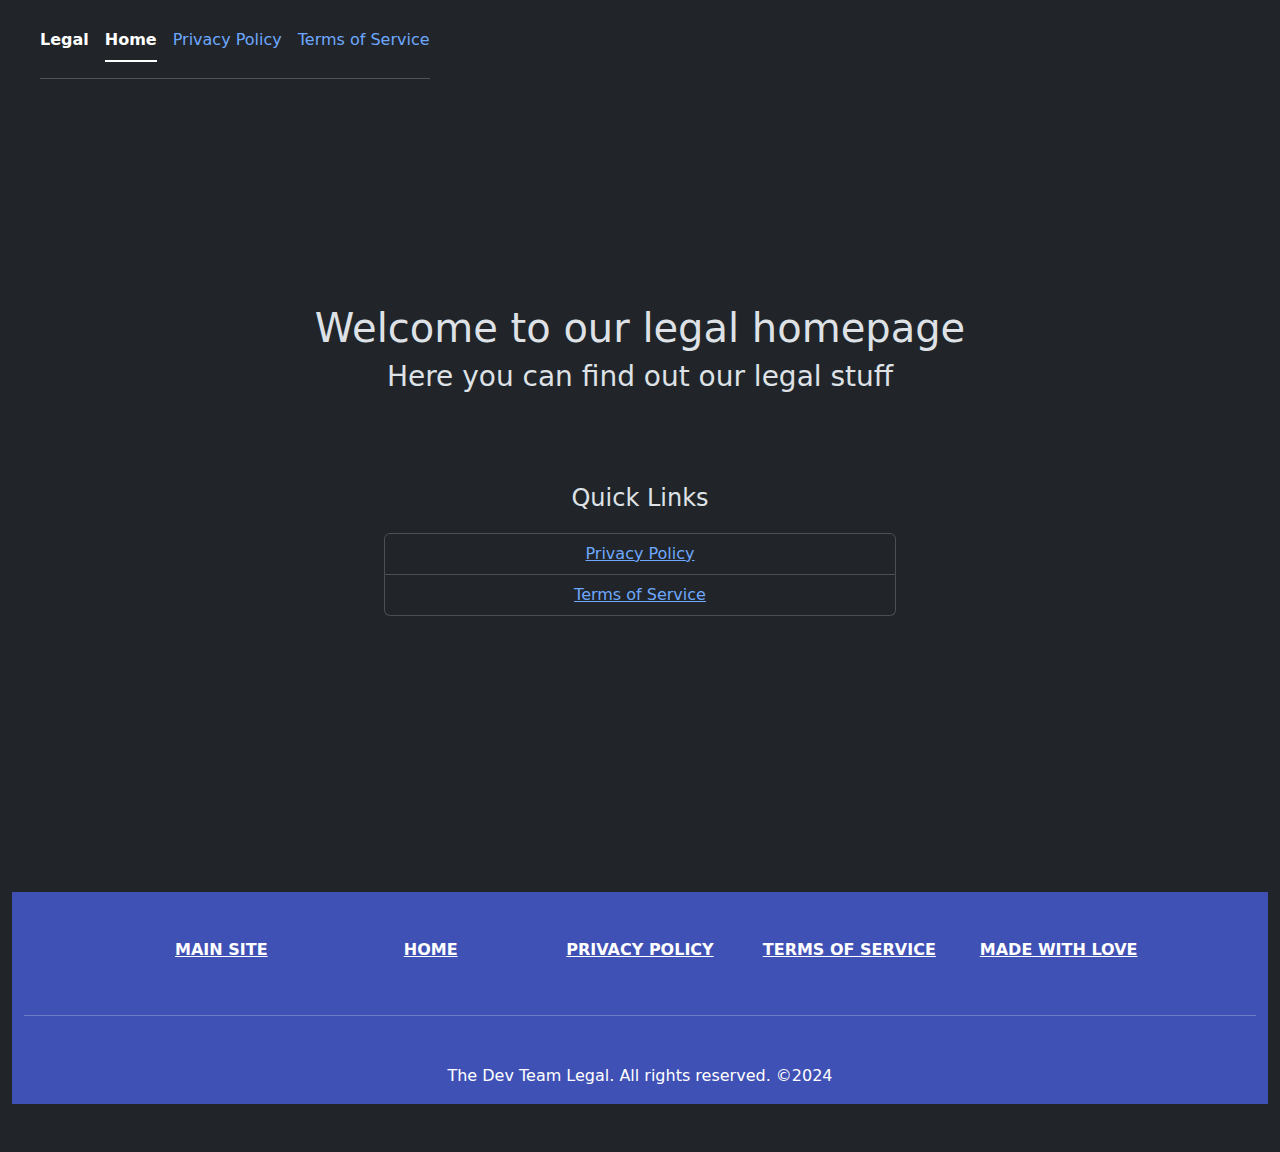
<file: index.html>
<!doctype html>
<html lang="en">
  <head>
    <meta charset="utf-8">
    <meta name="viewport" content="width=device-width, initial-scale=1">
    <title>The Dev Team - Legal - Home</title>
    <link rel="stylesheet" href="style.css">
    <link href="https://cdn.jsdelivr.net/npm/bootstrap@5.3.3/dist/css/bootstrap.min.css" rel="stylesheet" integrity="sha384-QWTKZyjpPEjISv5WaRU9OFeRpok6YctnYmDr5pNlyT2bRjXh0JMhjY6hW+ALEwIH" crossorigin="anonymous">
  </head>
  <body data-bs-theme="dark">
    <div class="div1">
        <ul class="navigationbar nav nav-underline">
            <li class="nav-item"><a class="nav-link disabled" style="color: #FFFFFF;font-weight: bold;" href="/index.html">Legal            </a></li>
            <li class="nav-item"><a class="nav-link active" aria-current="page" href="https://devteamit.com/legal">Home</a></li>
            <li class="nav-item"><a class="nav-link" href="https://devteamit.com/legal/pp.html">Privacy Policy</a></li>
            <li class="nav-item"><a class="nav-link" href="https://devteamit.com/legal/tos.html">Terms of Service</a></li>
        </ul>
        <hr class="hr">
    </div>
    <div class="a100vh">
    <div class="hero">
        <h1 class="center ">Welcome to our legal homepage</h1>
        <h3 class="center">Here you can find out our legal stuff</h3>
    </div>
    <h4 class="center">Quick Links</h1>
    <ul class="list-group center lg nav-link">
        <li class="list-group-item"><a href="https://devteamit.com/legal/pp.html">Privacy Policy</a></li>
        <li class="list-group-item"><a href="https://devteamit.com/legal/tos.html">Terms of Service</a></li>
    </ul>
    </div>
    </body>

<style>
 .container {
    max-width: 100%;
    margin-left: auto;
    margin-right: auto;
  }

 .text-center {
    text-align: center;
  }
 .text-white {
    color: #ffffff;
  }
 .bg-blue-500 {
    background-color: #3f51b5;
  }


 .d-flex {
    display: flex;
  }
 .justify-content-center {
    justify-content: center;
  }

 .text-uppercase {
    text-transform: uppercase;
  }
 .font-weight-bold {
    font-weight: bold;
  }

 .hr {
    border-top: 1px solid currentColor;
  }

 .text-center {
    text-align: center;
  }

</style>
</head>
<body>

<div class="container my-5">
  <footer class="text-center text-white bg-blue-500">
    <div class="container">
      <section class="mt-5">
        <div class="row text-center d-flex justify-content-center pt-5">
          <div class="col-md-2">
            <h6 class="text-uppercase font-weight-bold">
              <a href="https://devteamit.com" class="text-white">Main Site</a>
            </h6>
          </div>
          <div class="col-md-2">
            <h6 class="text-uppercase font-weight-bold">
              <a href="https://devteamit.com/legal" class="text-white">Home</a>
            </h6>
          </div>
          <div class="col-md-2">
            <h6 class="text-uppercase font-weight-bold">
              <a href="https://devteamit.com/legal/pp.html" class="text-white">
                Privacy Policy</a>
            </h6>
          </div>
          <div class="col-md-2">
            <h6 class="text-uppercase font-weight-bold">
              <a href="https://devteamit.com/legal/tos.html" class="text-white">Terms of Service</a>
            </h6>
          </div>
          <div class="col-md-2">
            <h6 class="text-uppercase font-weight-bold">
              <a href="https://devteamit.com/legal/bp.html" class="text-white">Made with love</a>
            </h6>
          </div>
        </div>
      </section>
      <hr class="my-5" />
      <section class="mb-5">
        <div class="row d-flex justify-content-center">
          <div class="col-lg-8">
            <p>The Dev Team Legal. All rights reserved. ©2024</p>
          </div>
        </div>
      </section>


    <script src="https://cdn.jsdelivr.net/npm/bootstrap@5.3.3/dist/js/bootstrap.bundle.min.js" integrity="sha384-YvpcrYf0tY3lHB60NNkmXc5s9fDVZLESaAA55NDzOxhy9GkcIdslK1eN7N6jIeHz" crossorigin="anonymous"></script>
</file>
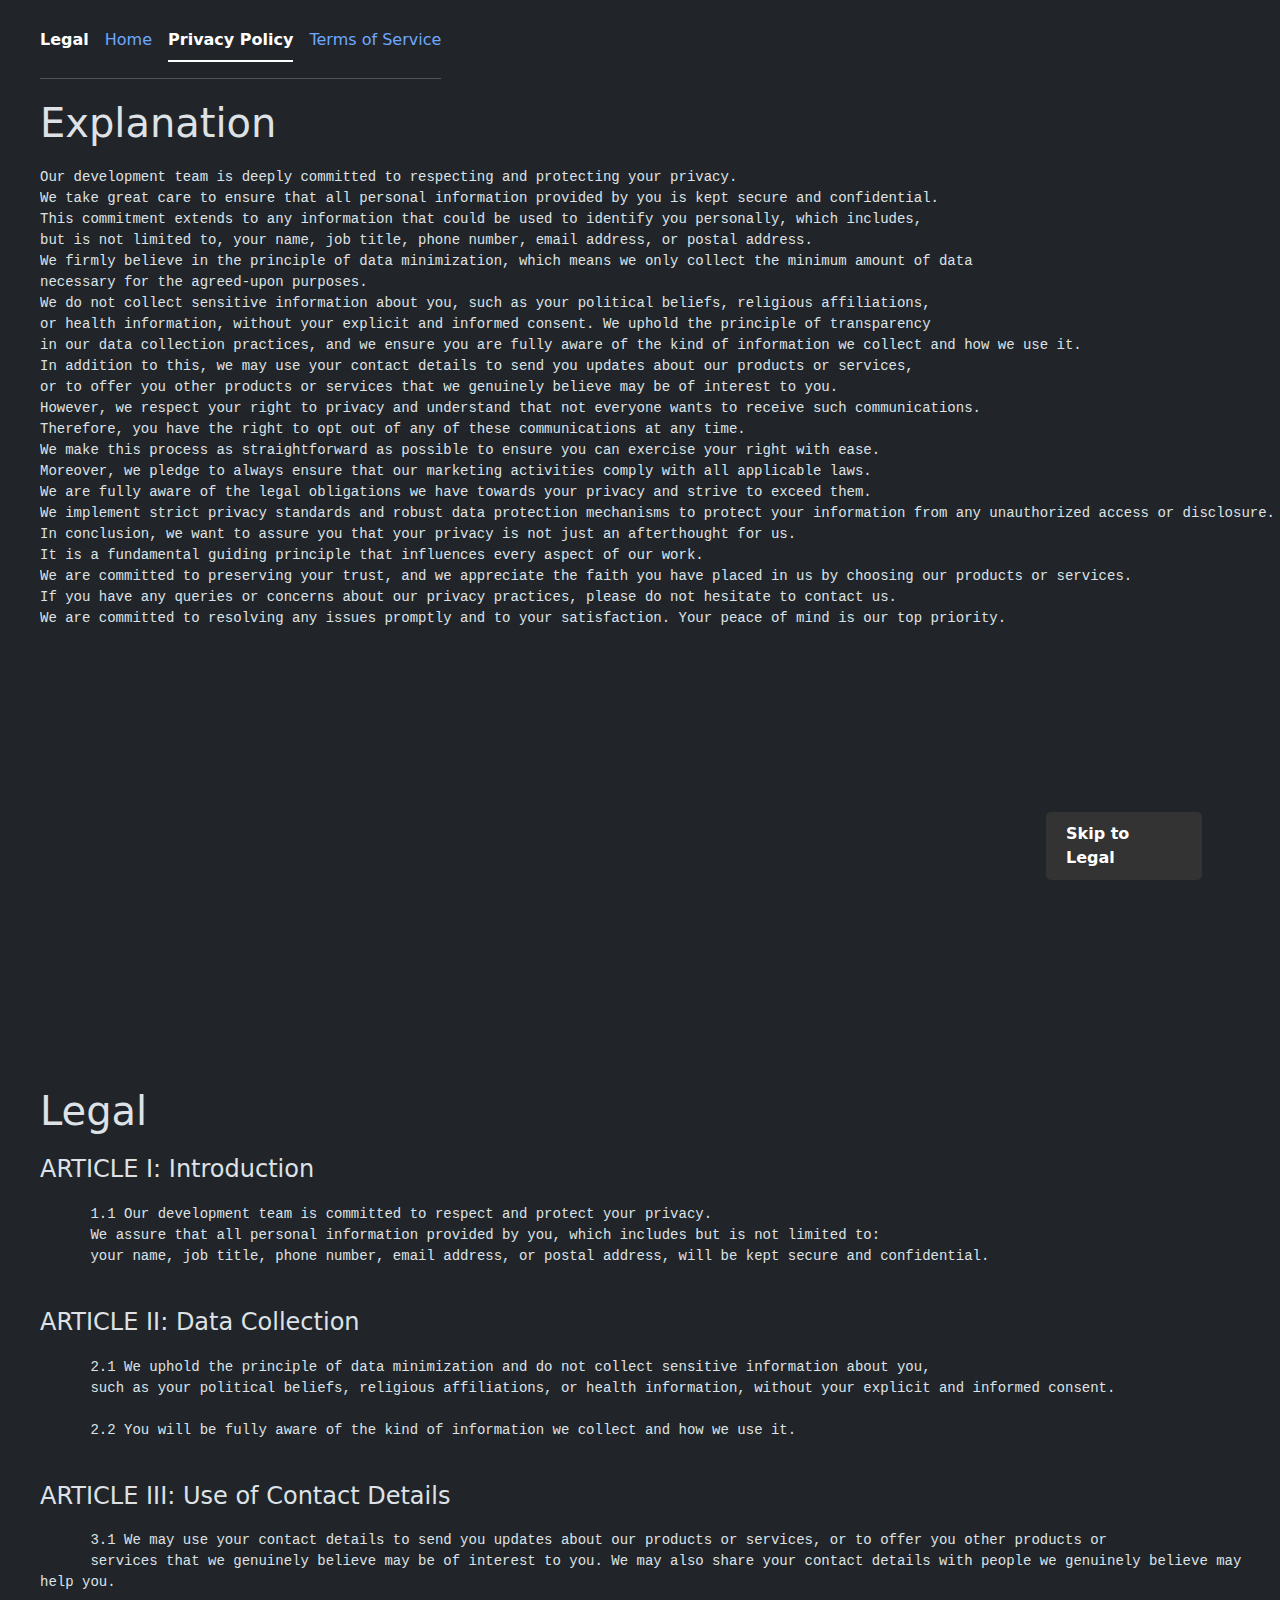
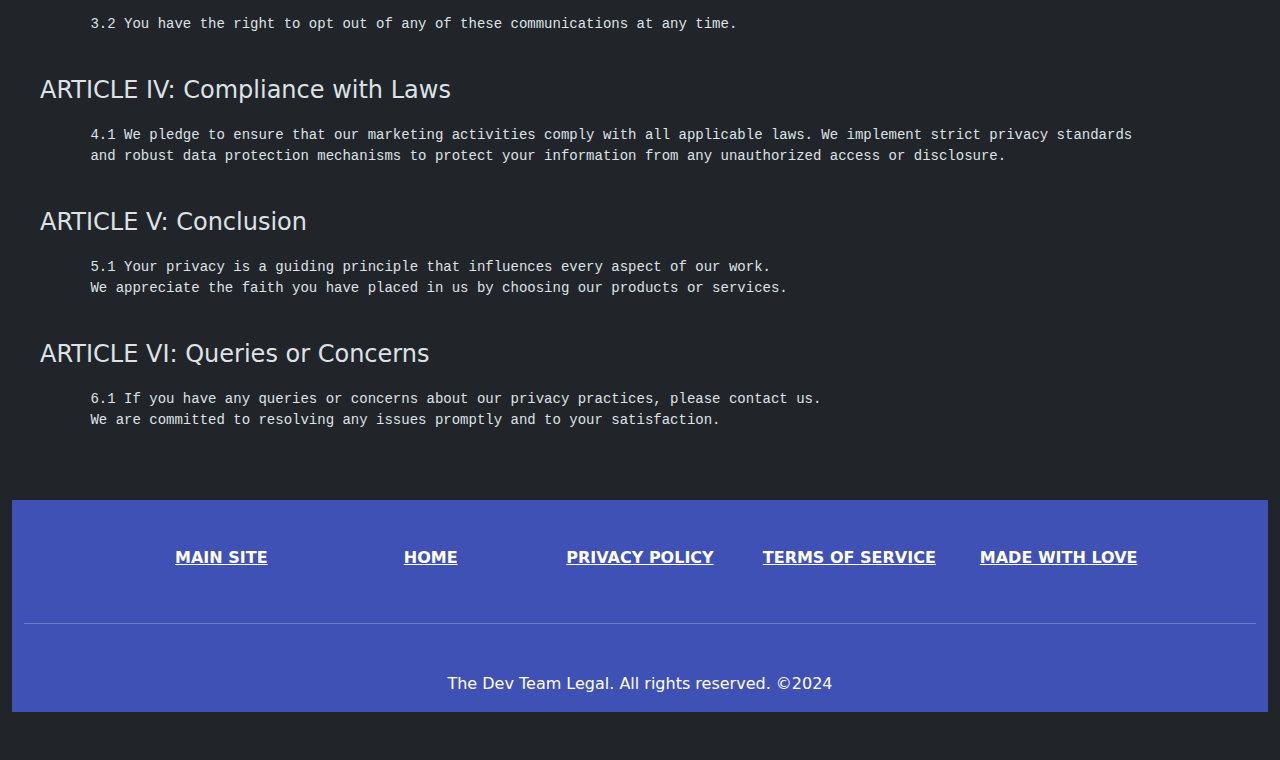
<file: pp.html>
<!doctype html>
<html lang="en">
  <head>
    <meta charset="utf-8">
    <meta name="viewport" content="width=device-width, initial-scale=1">
    <title>The Dev Team - Legal - Home</title>
    <link rel="stylesheet" href="style.css">
    <link href="https://cdn.jsdelivr.net/npm/bootstrap@5.3.3/dist/css/bootstrap.min.css" rel="stylesheet" integrity="sha384-QWTKZyjpPEjISv5WaRU9OFeRpok6YctnYmDr5pNlyT2bRjXh0JMhjY6hW+ALEwIH" crossorigin="anonymous">
  </head>

  <body data-bs-theme="dark">
    <style>
      pre{
        white-space:pre-wrap;
      }
      .fixed-button {
        position: fixed;
        bottom: 20px;
        left: 80%;
        margin-left: 100px;
        transform: translateX(-50%);
        background-color: #333;
        padding: 10px 20px;
        border-radius: 5px;
      }
  
      .fixed-button a {
        color: #fff;
        text-decoration: none;
        font-size: 16px;
        font-weight: bold;
      }
      .fixed-button.hidden {
        opacity: 0;
        pointer-events: none;
      }
    </style>
    <div class="fixed-button">
      <a href="#legal">Skip to Legal</a>
    </div>
    <div class="div1">
      <ul class="navigationbar nav nav-underline">
          <li class="nav-item"><a class="nav-link disabled" style="color: #FFFFFF;font-weight: bold;" href="/index.html">Legal            </a></li>
          <li class="nav-item"><a class="nav-link" aria-current="page" href="https://devteamit.com/legal">Home</a></li>
          <li class="nav-item"><a class="nav-link active" href="https://devteamit.com/legal/pp.html">Privacy Policy</a></li>
          <li class="nav-item"><a class="nav-link" href="https://devteamit.com/legal/tos.html">Terms of Service</a></li>
      </ul>
      <hr class="hr">
  </div>
    <h1 class="navigationbar">Explanation</h1>
    <pre class="navigationbar" style="max-width: 100vw; min-height: 100vh;">
Our development team is deeply committed to respecting and protecting your privacy. 
We take great care to ensure that all personal information provided by you is kept secure and confidential. 
This commitment extends to any information that could be used to identify you personally, which includes, 
but is not limited to, your name, job title, phone number, email address, or postal address.
We firmly believe in the principle of data minimization, which means we only collect the minimum amount of data 
necessary for the agreed-upon purposes. 
We do not collect sensitive information about you, such as your political beliefs, religious affiliations, 
or health information, without your explicit and informed consent. We uphold the principle of transparency 
in our data collection practices, and we ensure you are fully aware of the kind of information we collect and how we use it.
In addition to this, we may use your contact details to send you updates about our products or services, 
or to offer you other products or services that we genuinely believe may be of interest to you. 
However, we respect your right to privacy and understand that not everyone wants to receive such communications. 
Therefore, you have the right to opt out of any of these communications at any time. 
We make this process as straightforward as possible to ensure you can exercise your right with ease.
Moreover, we pledge to always ensure that our marketing activities comply with all applicable laws. 
We are fully aware of the legal obligations we have towards your privacy and strive to exceed them. 
We implement strict privacy standards and robust data protection mechanisms to protect your information from any unauthorized access or disclosure.
In conclusion, we want to assure you that your privacy is not just an afterthought for us. 
It is a fundamental guiding principle that influences every aspect of our work. 
We are committed to preserving your trust, and we appreciate the faith you have placed in us by choosing our products or services.
If you have any queries or concerns about our privacy practices, please do not hesitate to contact us. 
We are committed to resolving any issues promptly and to your satisfaction. Your peace of mind is our top priority.
    </pre>
    <h1 class="navigationbar" id="legal">Legal</h1>
    <h4 class="navigationbar">ARTICLE I: Introduction</h4>
    <pre class="navigationbar" style="max-width: 100vw;">
      1.1 Our development team is committed to respect and protect your privacy. 
      We assure that all personal information provided by you, which includes but is not limited to:
      your name, job title, phone number, email address, or postal address, will be kept secure and confidential.
    </pre>
    <h4 class="navigationbar">ARTICLE II: Data Collection</h4>
    <pre class="navigationbar" style="max-width: 100vw;">
      2.1 We uphold the principle of data minimization and do not collect sensitive information about you, 
      such as your political beliefs, religious affiliations, or health information, without your explicit and informed consent.

      2.2 You will be fully aware of the kind of information we collect and how we use it.
    </pre>
    <h4 class="navigationbar">ARTICLE III: Use of Contact Details</h4>
    <pre class="navigationbar" style="max-width: 100vw;">
      3.1 We may use your contact details to send you updates about our products or services, or to offer you other products or 
      services that we genuinely believe may be of interest to you. We may also share your contact details with people we genuinely believe may help you. 

      3.2 You have the right to opt out of any of these communications at any time.
    </pre>
    <h4 class="navigationbar">ARTICLE IV: Compliance with Laws</h4>
    <pre class="navigationbar" style="max-width: 100vw;">
      4.1 We pledge to ensure that our marketing activities comply with all applicable laws. We implement strict privacy standards
      and robust data protection mechanisms to protect your information from any unauthorized access or disclosure.
    </pre>
    <h4 class="navigationbar">ARTICLE V: Conclusion</h4>
    <pre class="navigationbar" style="max-width: 100vw;">
      5.1 Your privacy is a guiding principle that influences every aspect of our work. 
      We appreciate the faith you have placed in us by choosing our products or services.
    </pre>
    <h4 class="navigationbar">ARTICLE VI: Queries or Concerns</h4>
    <pre class="navigationbar" style="max-width: 100vw;">
      6.1 If you have any queries or concerns about our privacy practices, please contact us. 
      We are committed to resolving any issues promptly and to your satisfaction.
    </pre>
  </body>
  <style>
    .container {
       max-width: 100%;
       margin-left: auto;
       margin-right: auto;
     }
   
    .text-center {
       text-align: center;
     }
    .text-white {
       color: #ffffff;
     }
    .bg-blue-500 {
       background-color: #3f51b5;
     }
   
   
    .d-flex {
       display: flex;
     }
    .justify-content-center {
       justify-content: center;
     }
   
    .text-uppercase {
       text-transform: uppercase;
     }
    .font-weight-bold {
       font-weight: bold;
     }
   
    .hr {
       border-top: 1px solid currentColor;
     }
   
    .text-center {
       text-align: center;
     }
   
   </style>
   </head>
   <body>
   
   <div class="container my-5">
     <footer class="text-center text-white bg-blue-500">
       <div class="container">
         <section class="mt-5">
           <div class="row text-center d-flex justify-content-center pt-5">
             <div class="col-md-2">
               <h6 class="text-uppercase font-weight-bold">
                 <a href="https://devteamit.com" class="text-white">Main Site</a>
               </h6>
             </div>
             <div class="col-md-2">
               <h6 class="text-uppercase font-weight-bold">
                 <a href="https://devteamit.com/legal" class="text-white">Home</a>
               </h6>
             </div>
             <div class="col-md-2">
               <h6 class="text-uppercase font-weight-bold">
                 <a href="https://devteamit.com/legal/pp.html" class="text-white">
                   Privacy Policy</a>
               </h6>
             </div>
             <div class="col-md-2">
               <h6 class="text-uppercase font-weight-bold">
                 <a href="https://devteamit.com/legal/tos.html" class="text-white">Terms of Service</a>
               </h6>
             </div>
             <div class="col-md-2">
               <h6 class="text-uppercase font-weight-bold">
                 <a href="https://devteamit.com/legal/bp.html" class="text-white">Made with love</a>
               </h6>
             </div>
           </div>
         </section>
         <hr class="my-5" />
         <section class="mb-5">
           <div class="row d-flex justify-content-center">
             <div class="col-lg-8">
               <p>The Dev Team Legal. All rights reserved. ©2024</p>
             </div>
           </div>
         </section>
   
    <script>
      window.addEventListener('scroll', function() {
        const targetSection = document.getElementById('legal');
        const fixedButton = document.querySelector('.fixed-button');

        const targetSectionTop = targetSection.offsetTop;
        const targetSectionHeight = targetSection.offsetHeight;
        const windowHeight = window.innerHeight;
        const scrollPosition = window.pageYOffset;

        if (scrollPosition > targetSectionTop - windowHeight + targetSectionHeight / 2) {
          fixedButton.classList.add('hidden');
        } else {
          fixedButton.classList.remove('hidden');
        }
      });
    </script>
    <script src="https://cdn.jsdelivr.net/npm/bootstrap@5.3.3/dist/js/bootstrap.bundle.min.js" integrity="sha384-YvpcrYf0tY3lHB60NNkmXc5s9fDVZLESaAA55NDzOxhy9GkcIdslK1eN7N6jIeHz" crossorigin="anonymous"></script>
</html>
</file>
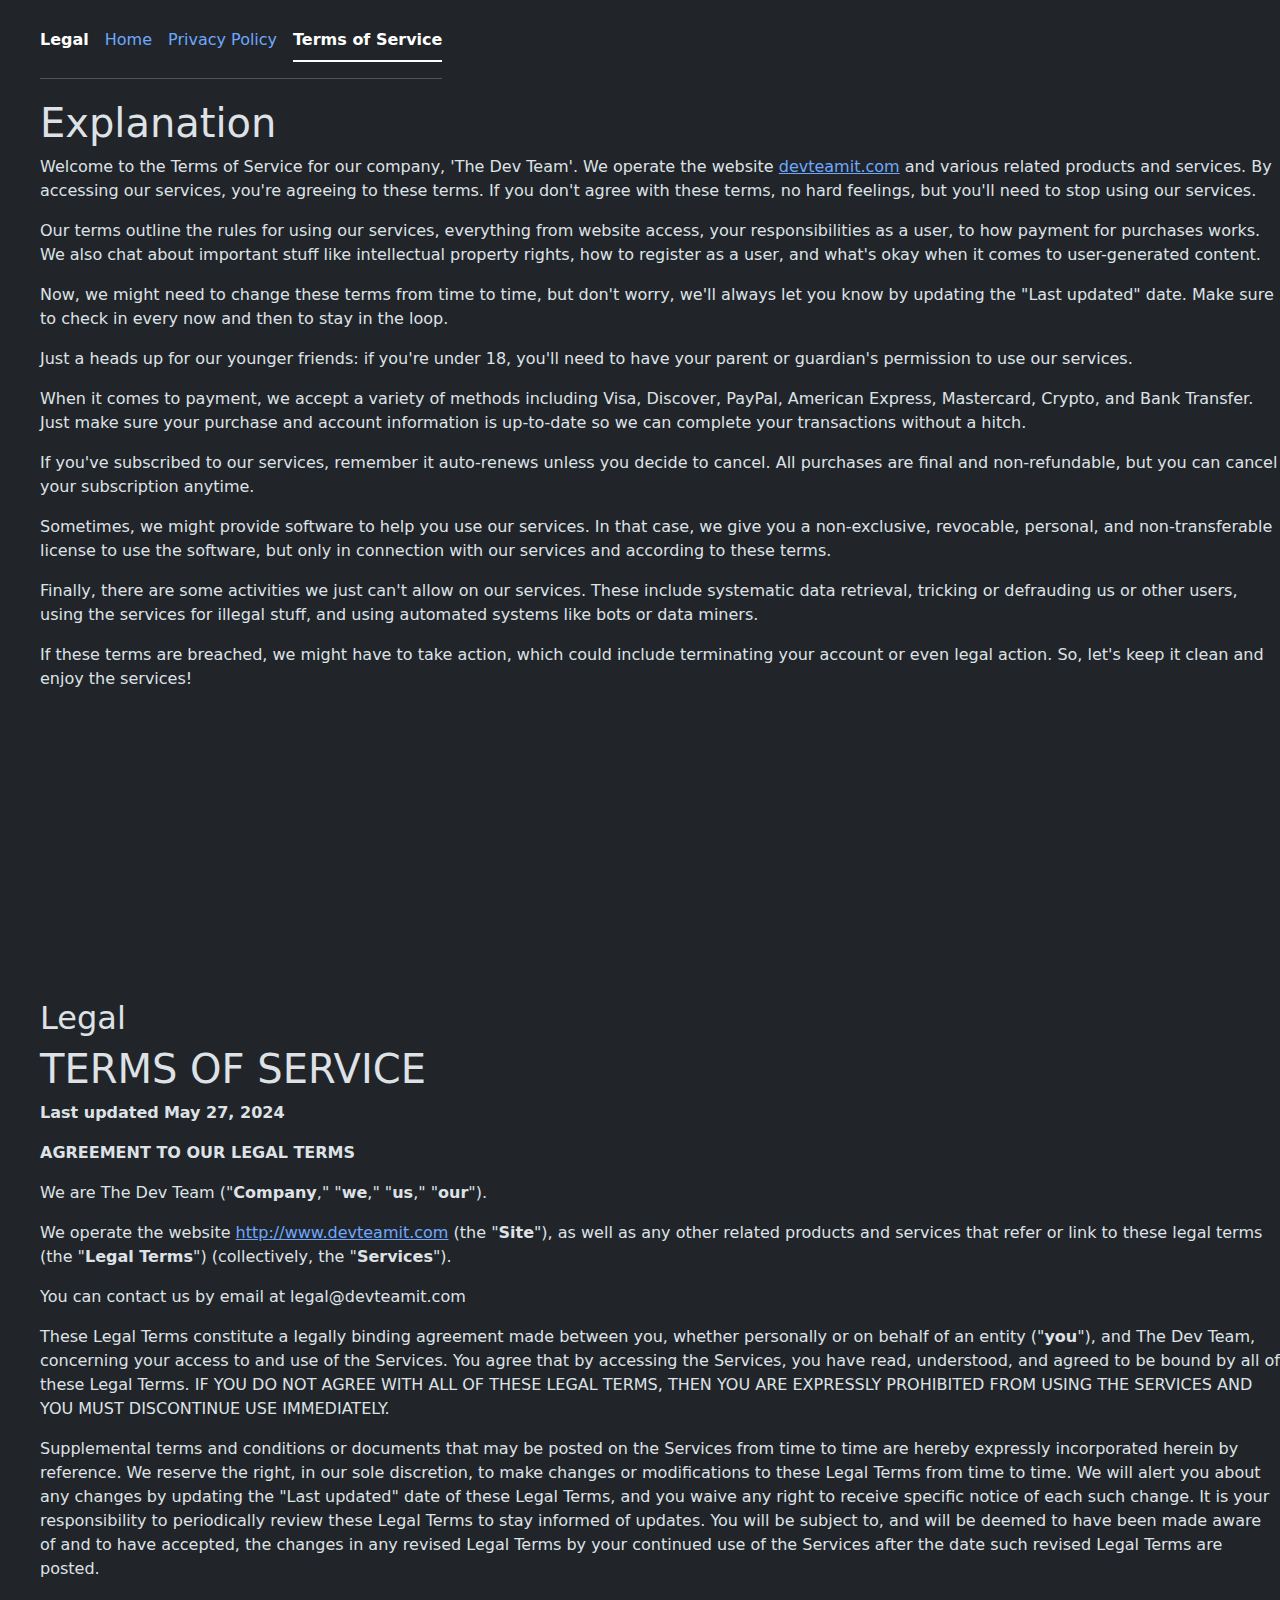
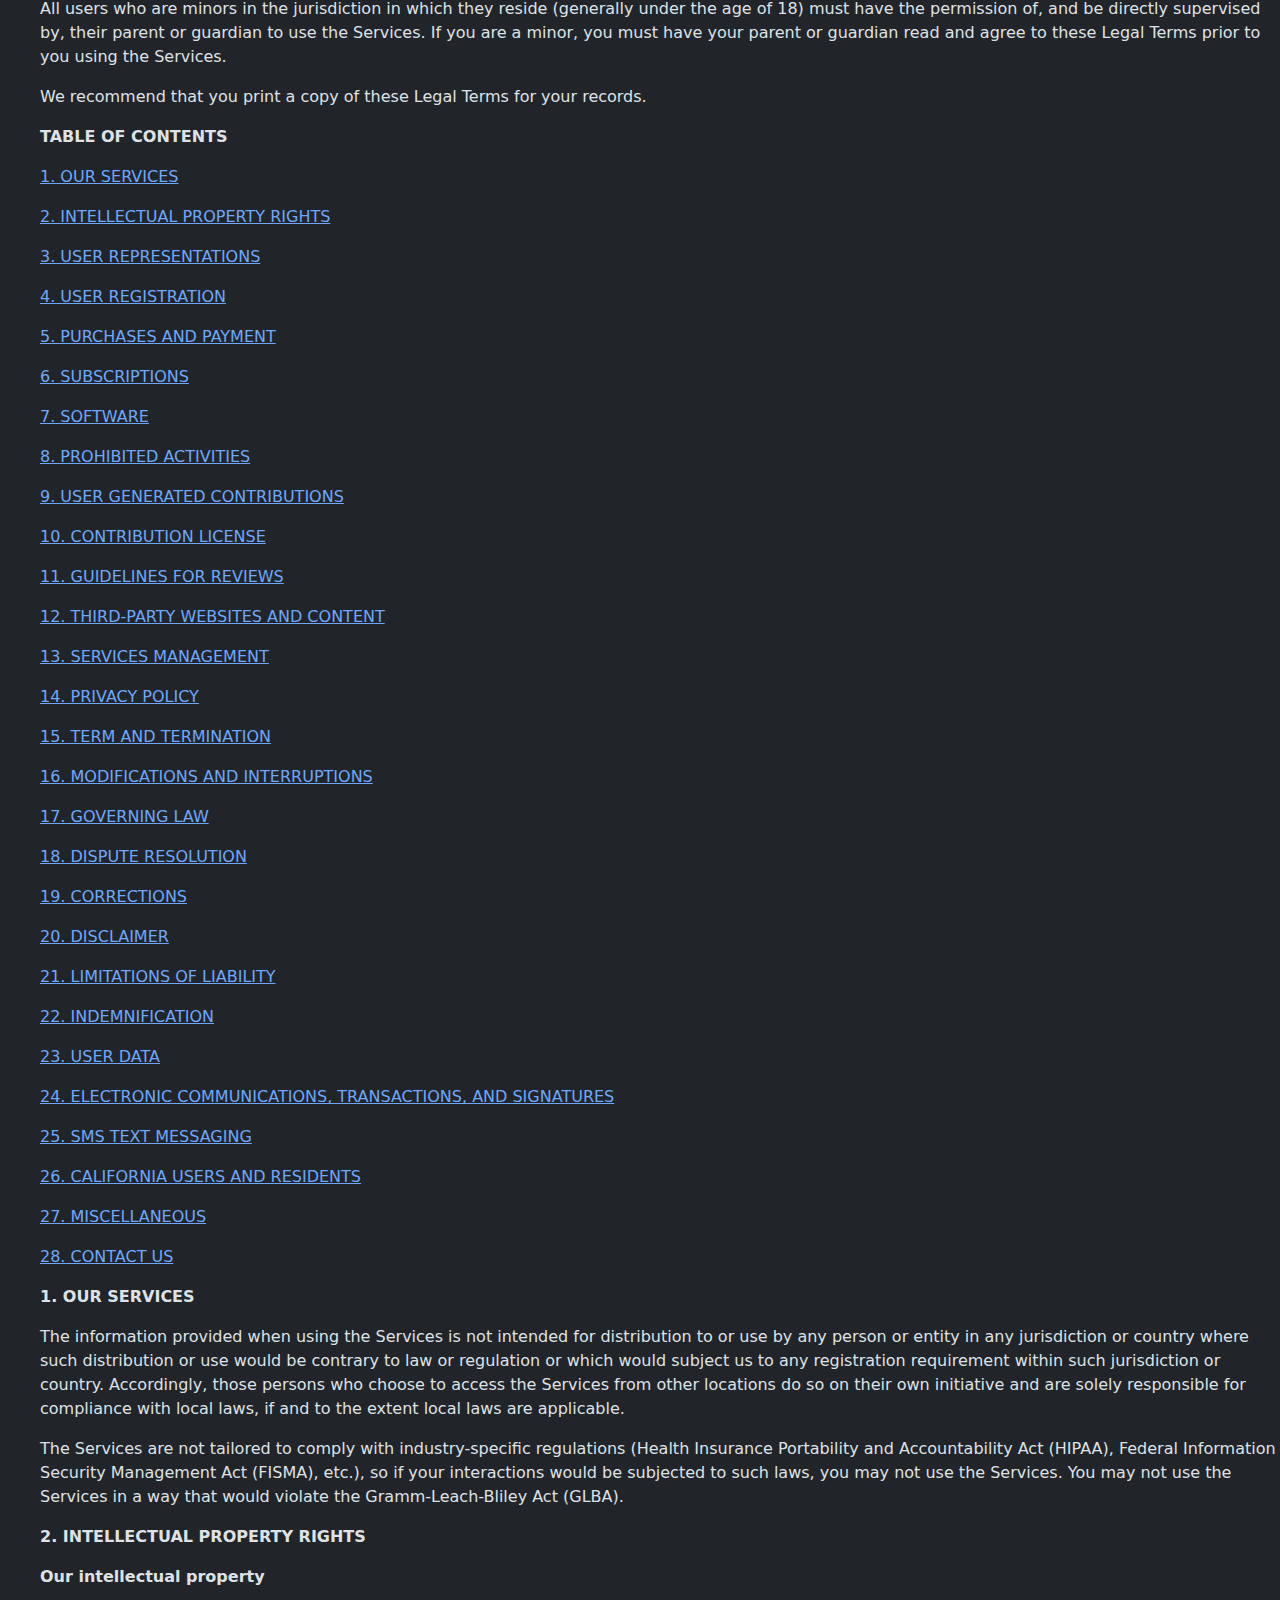
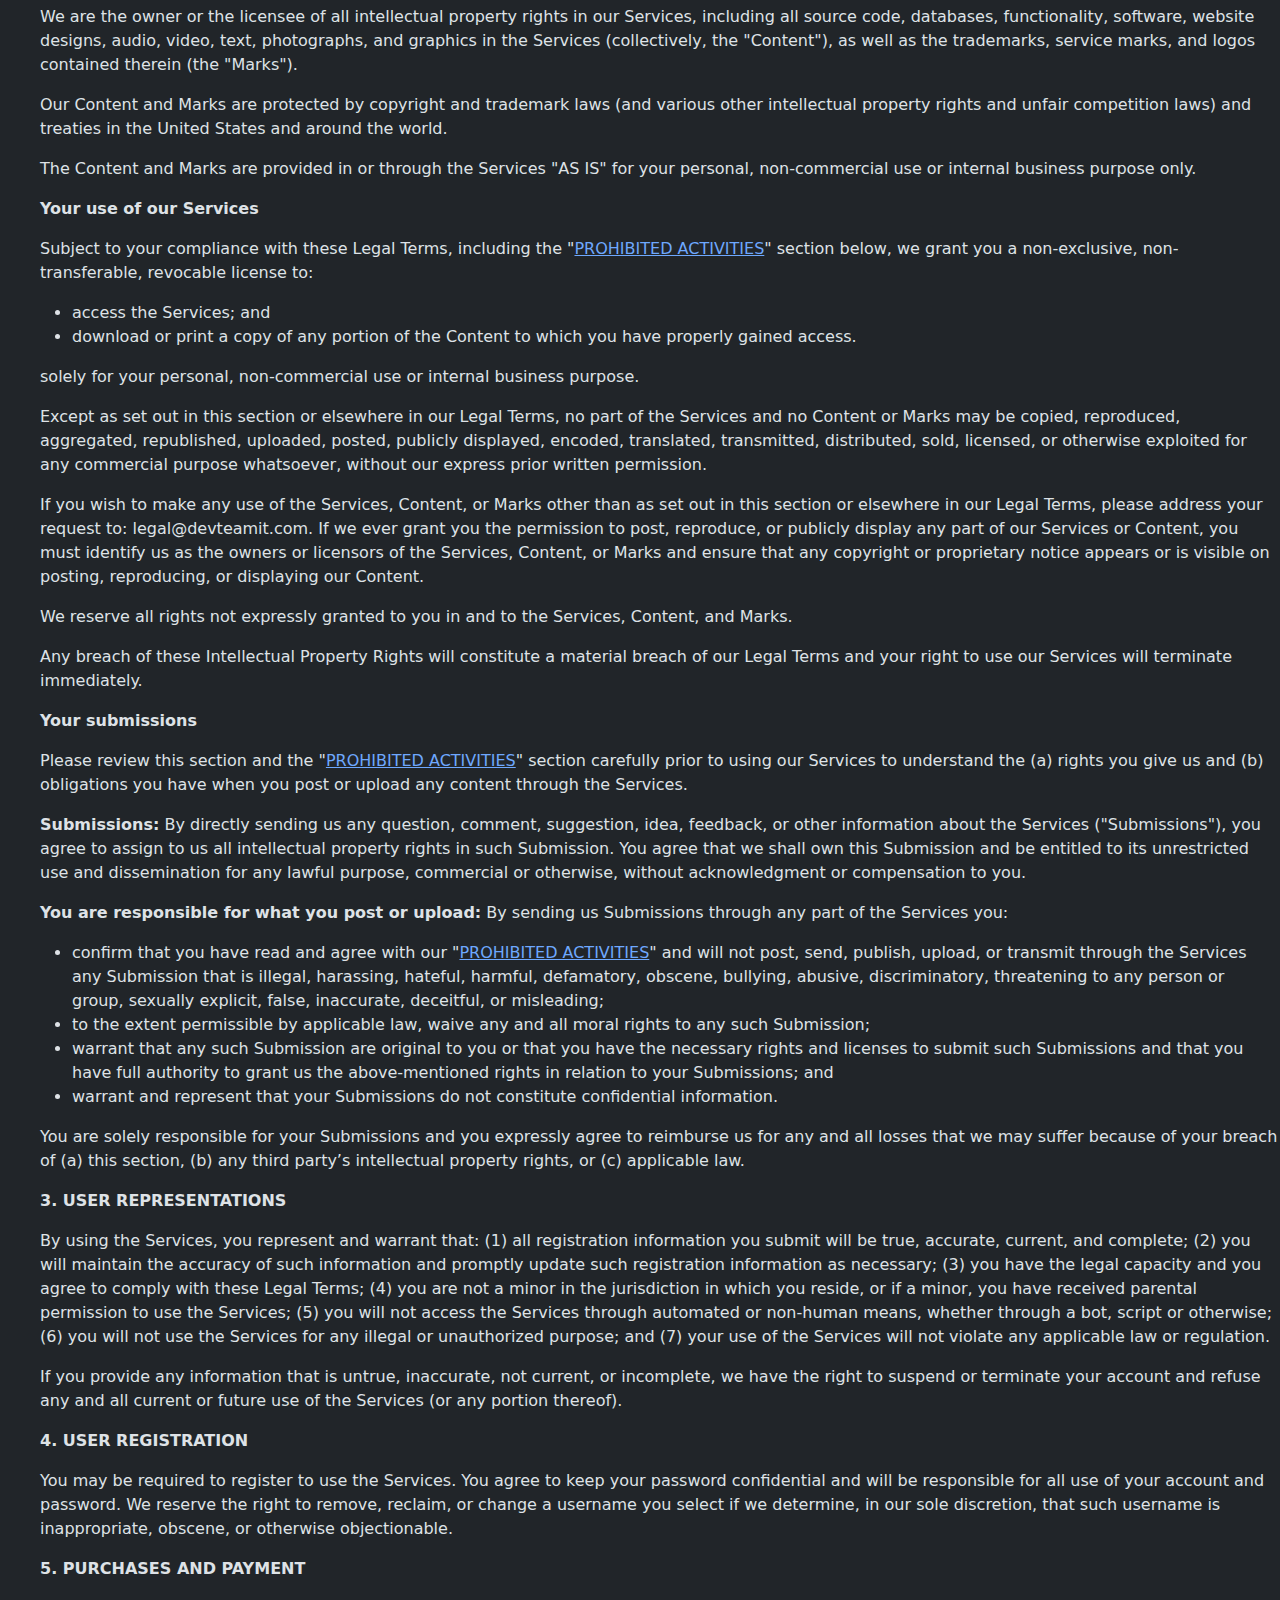
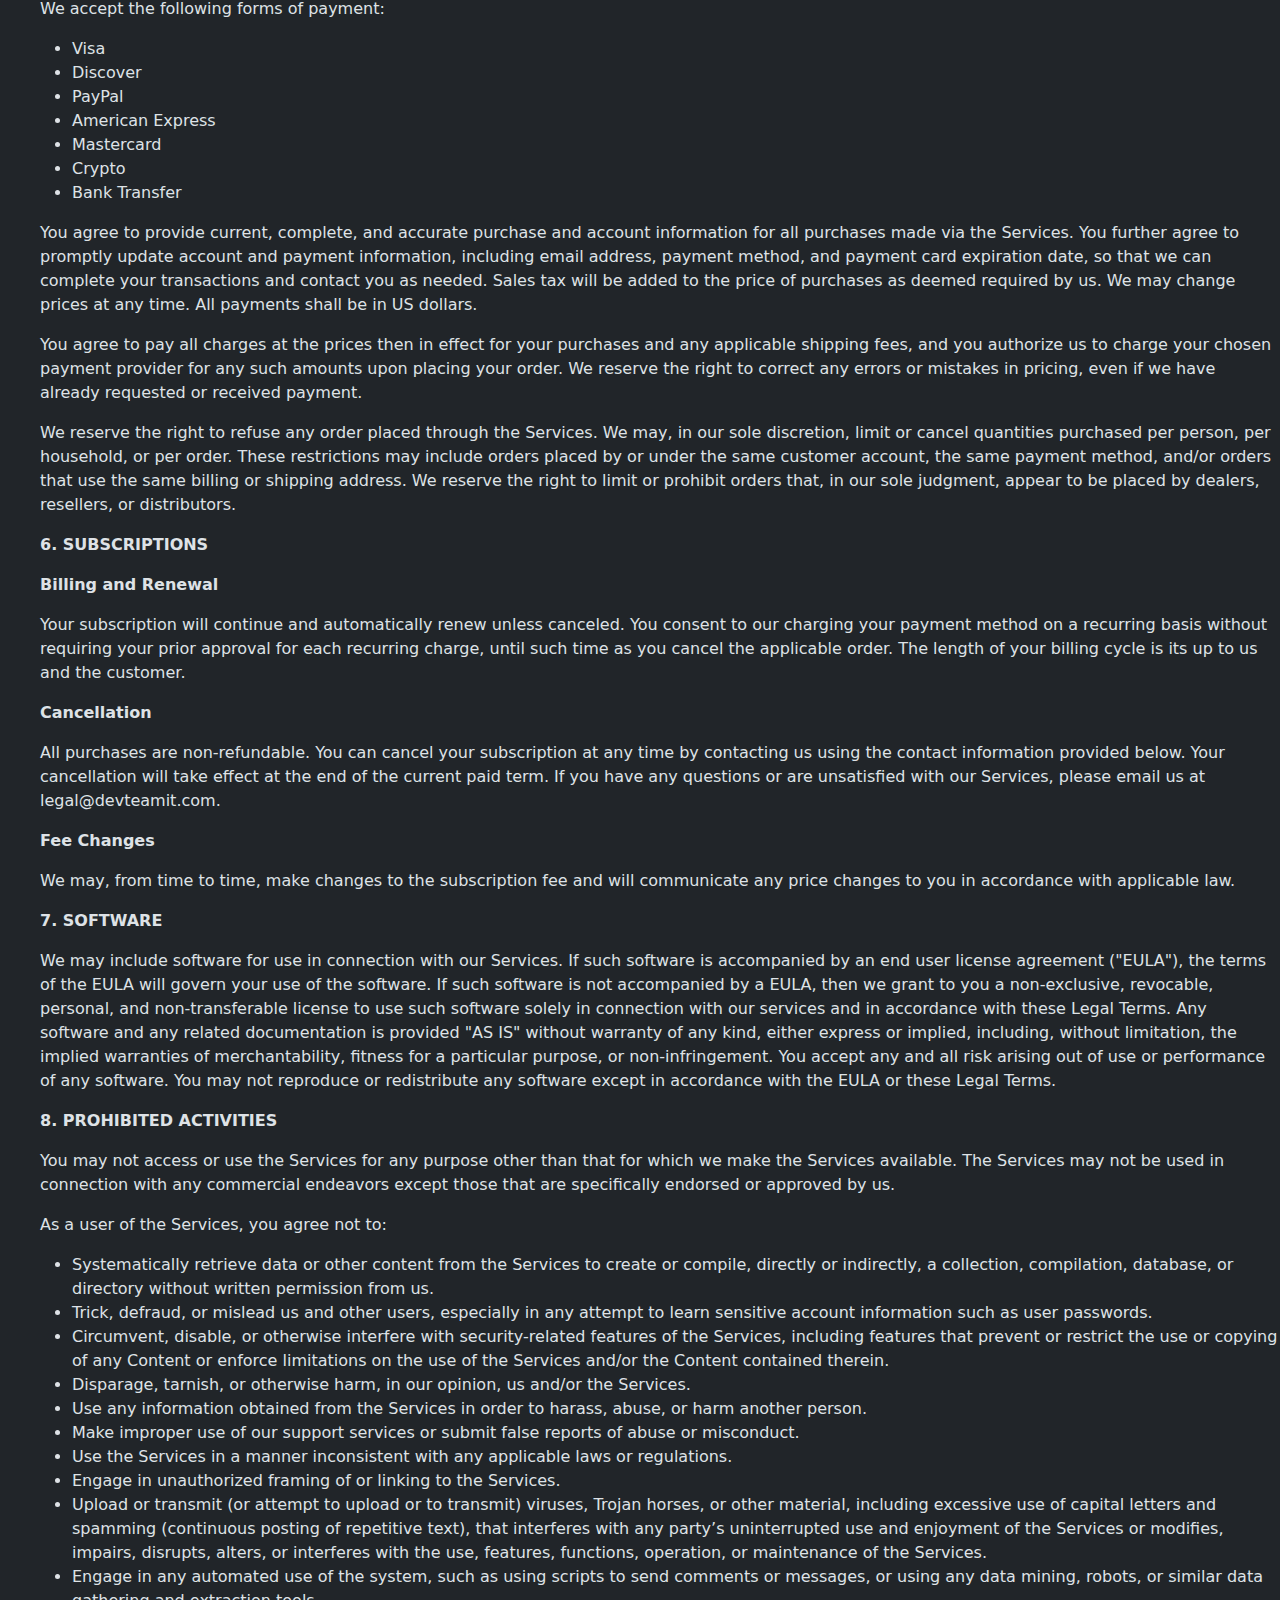
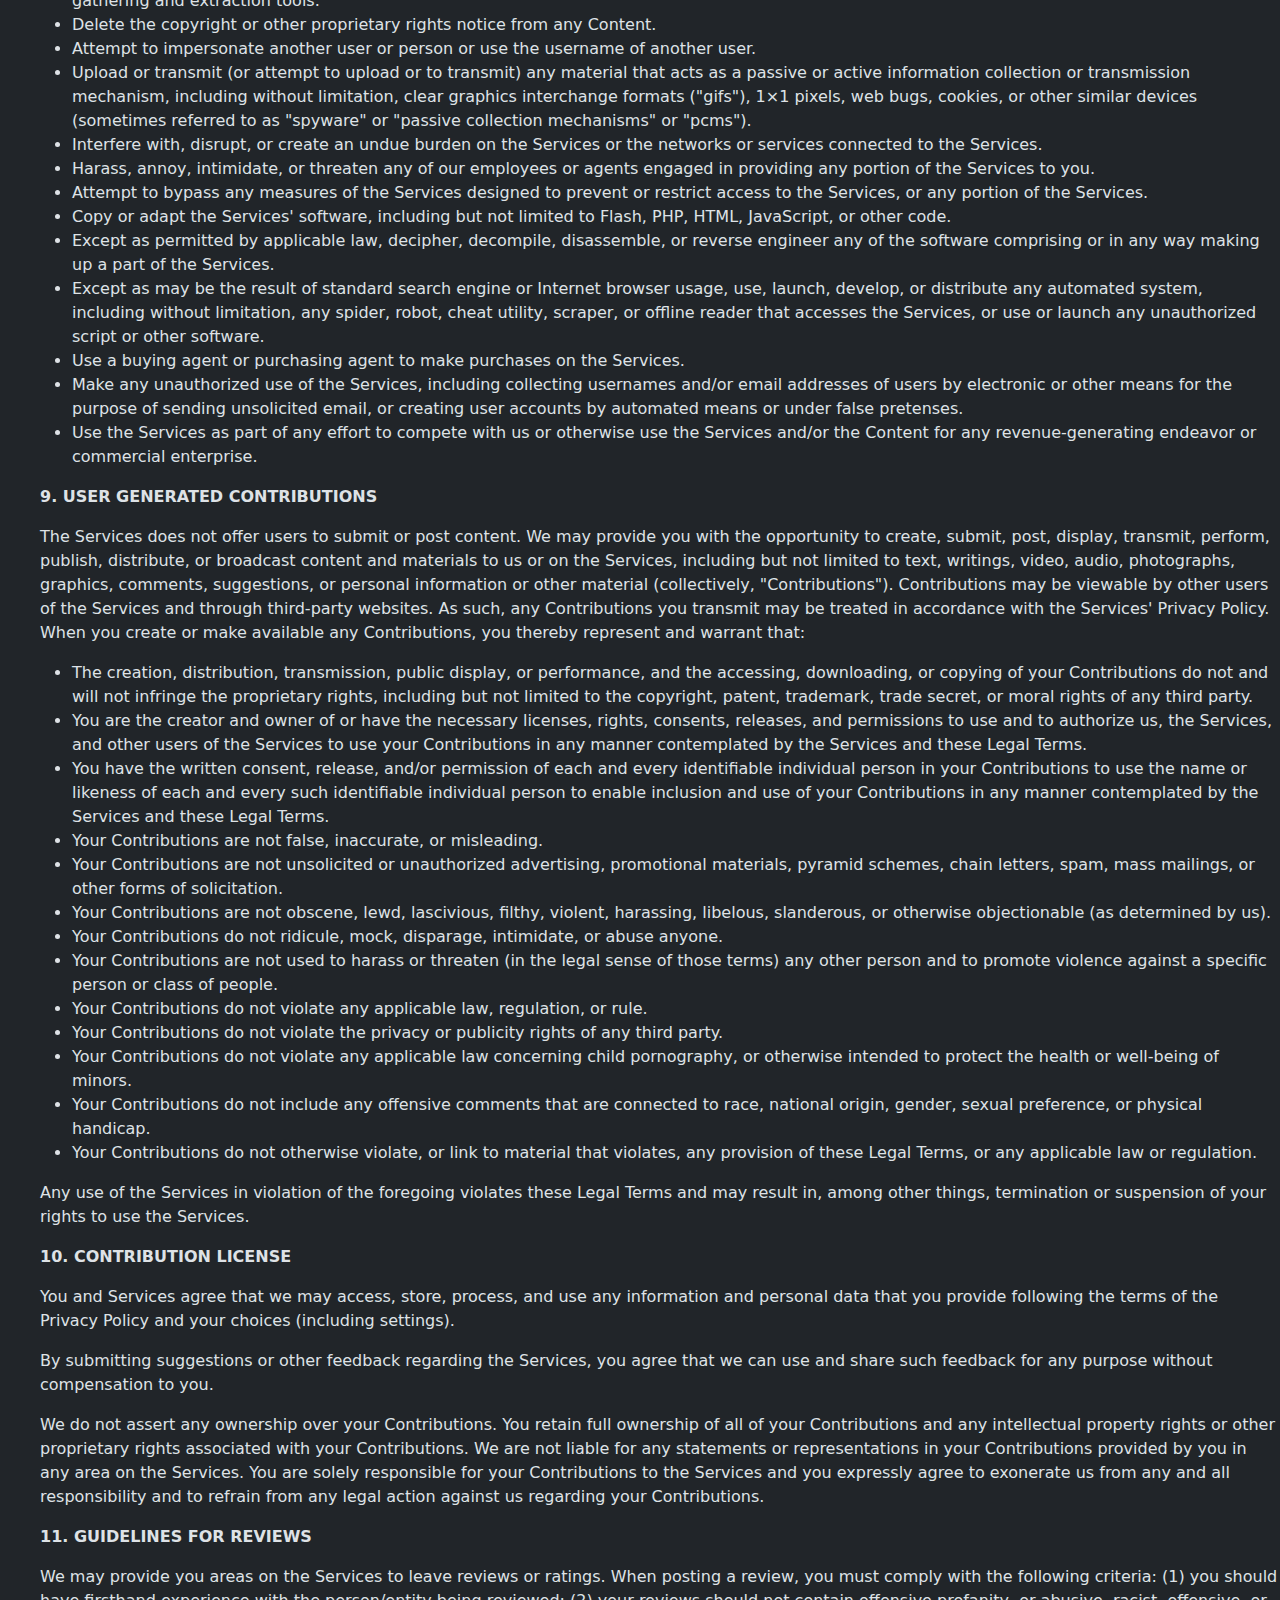
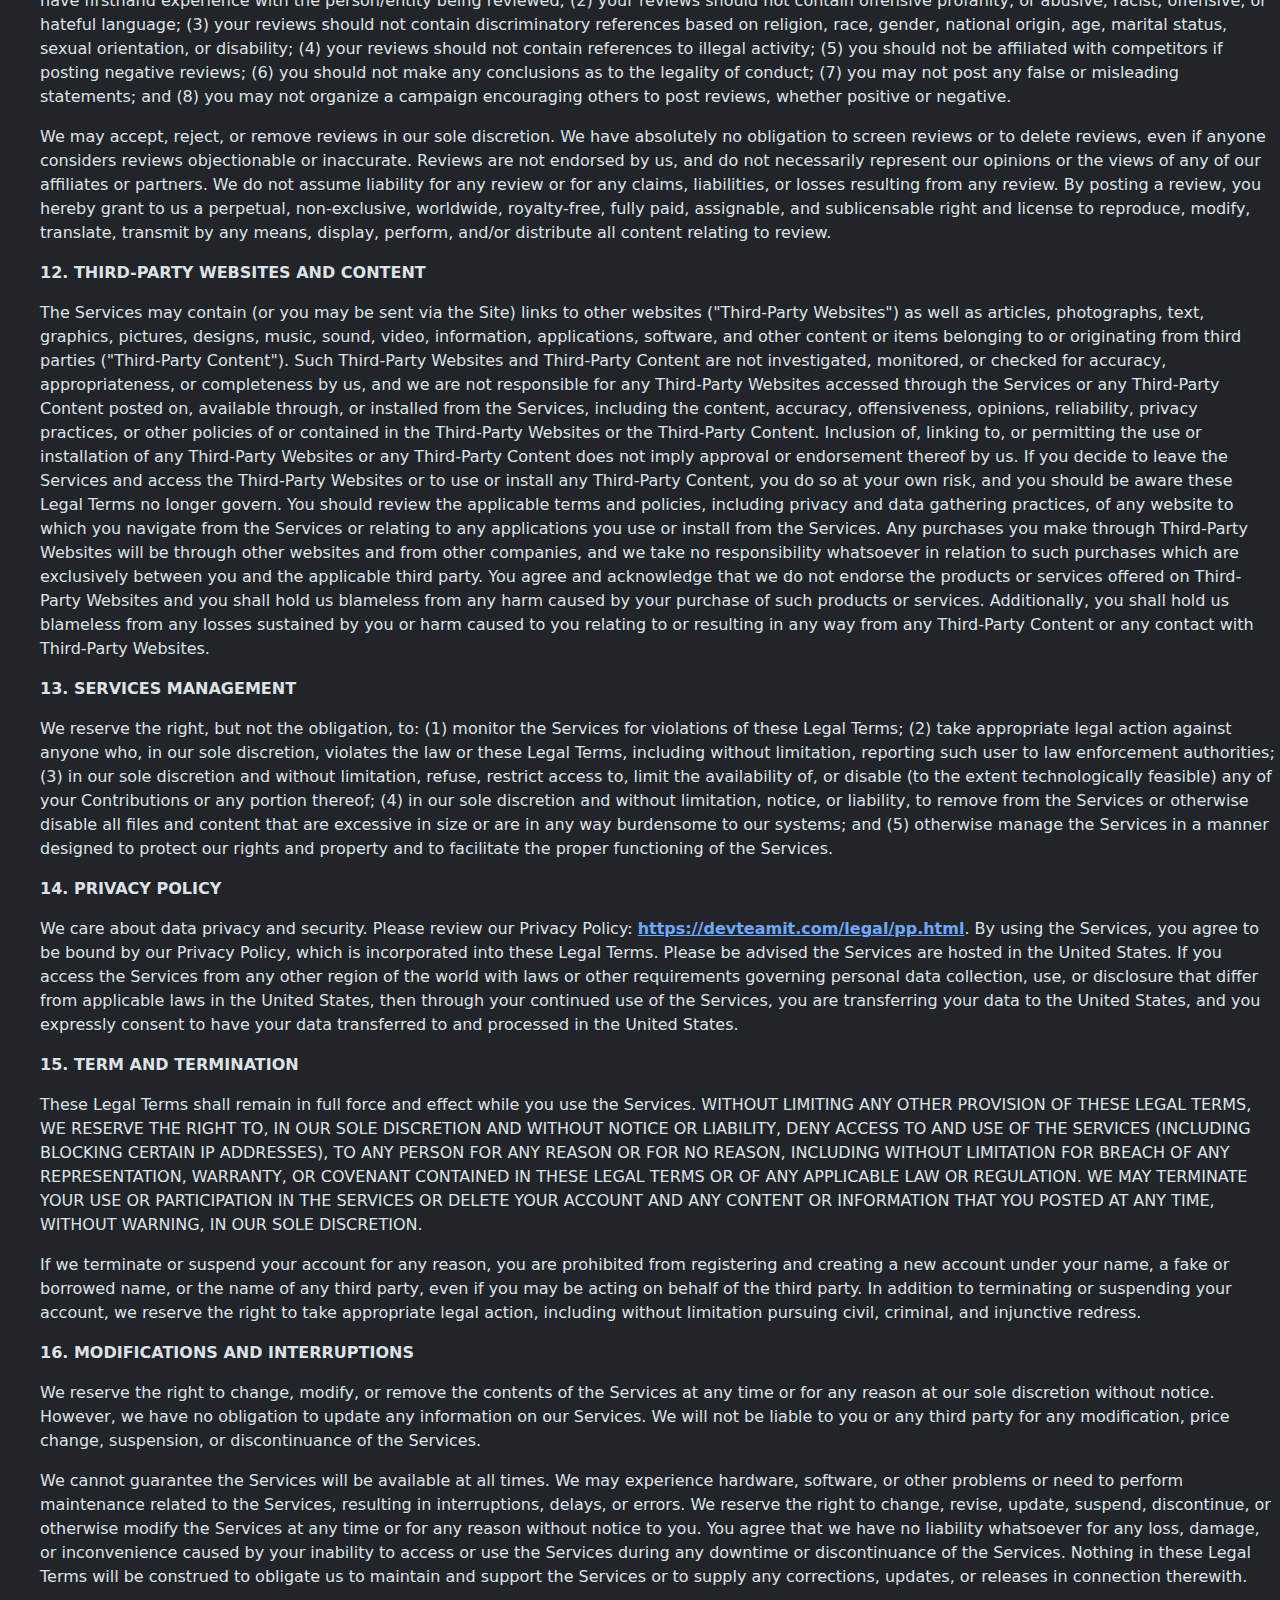
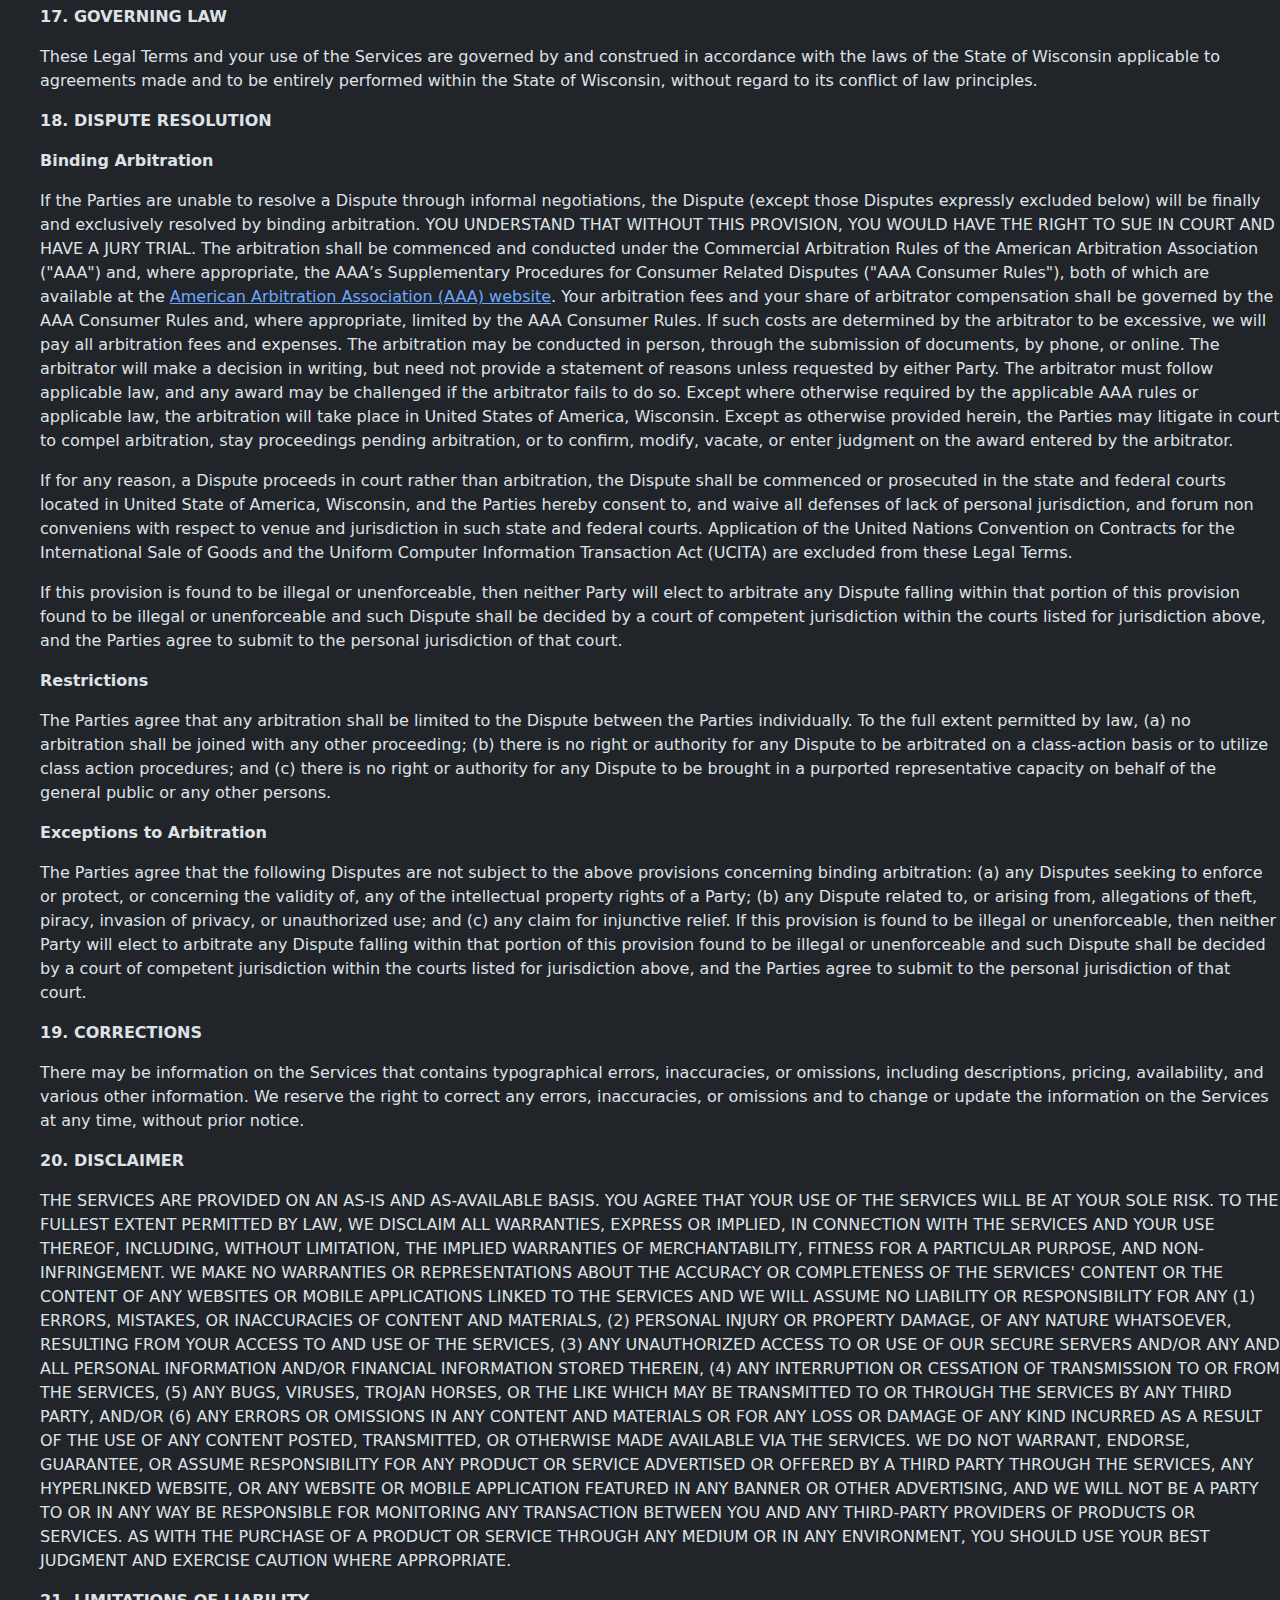
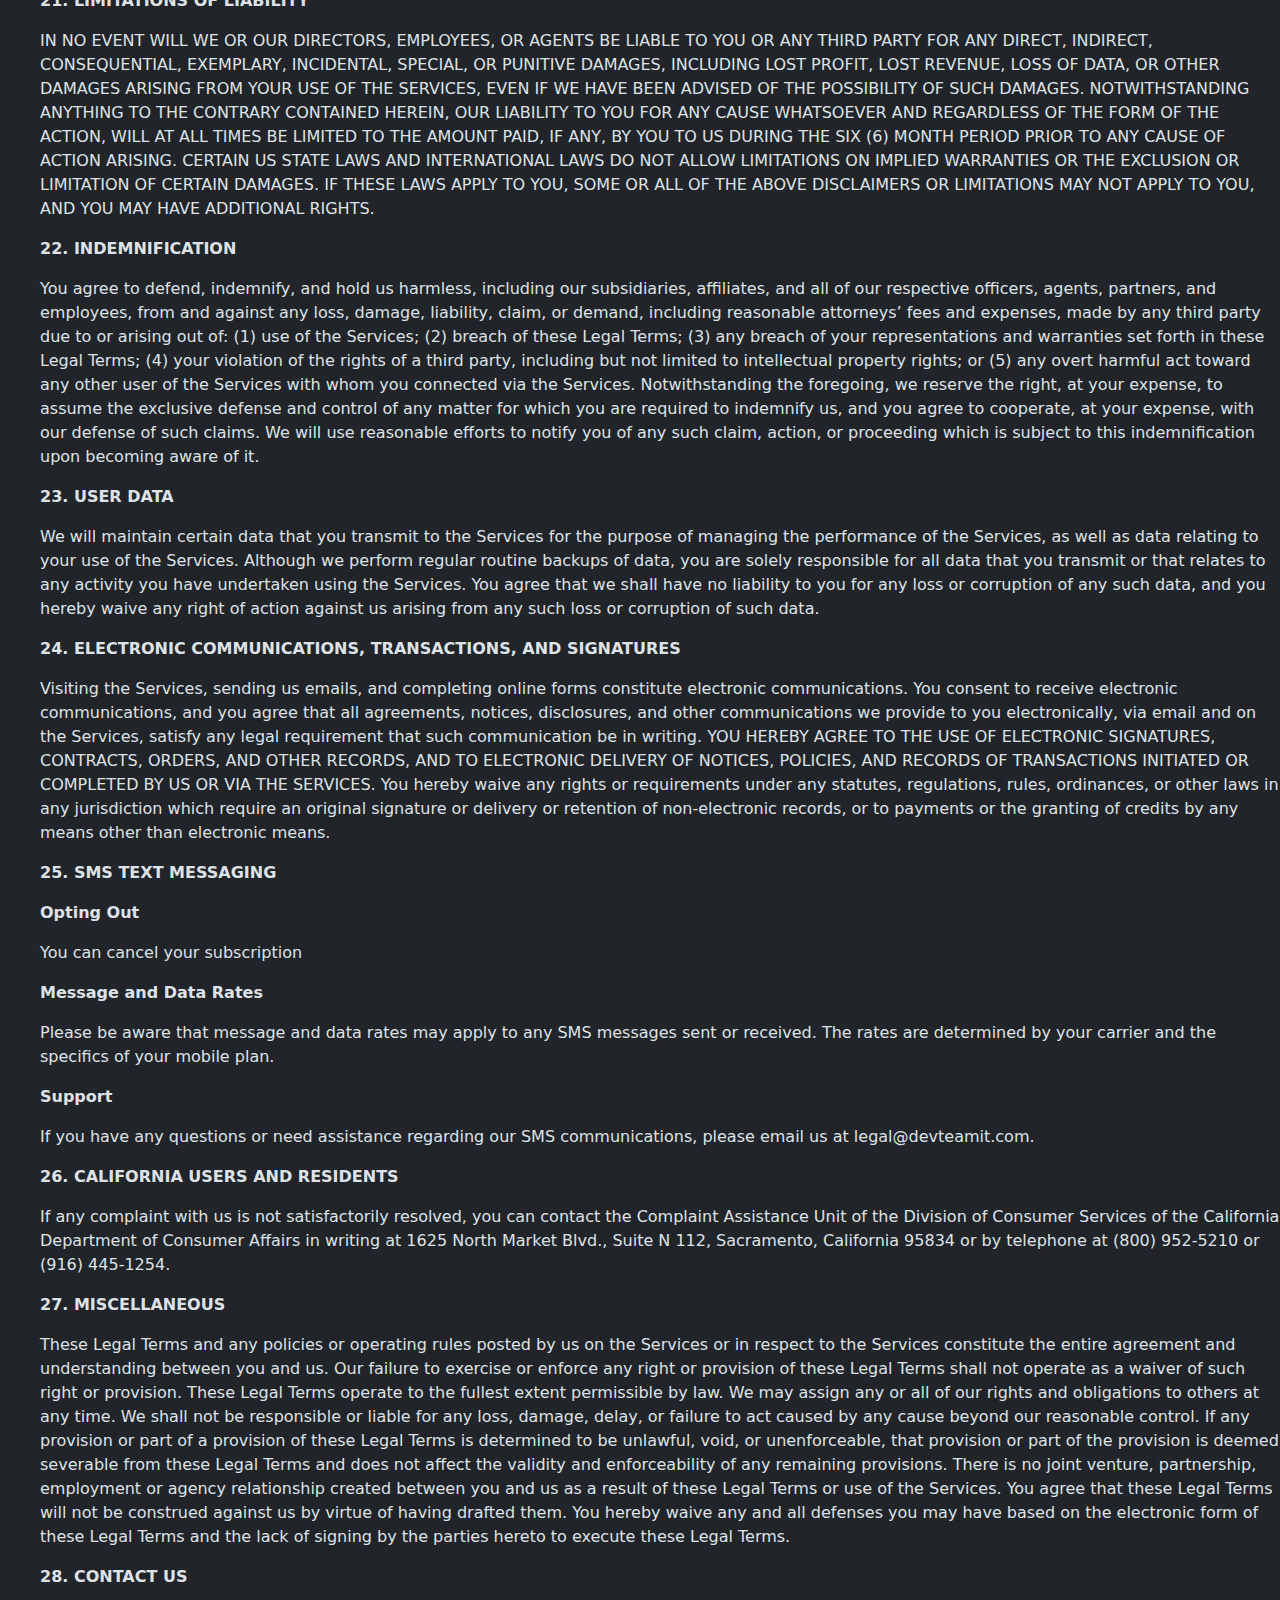
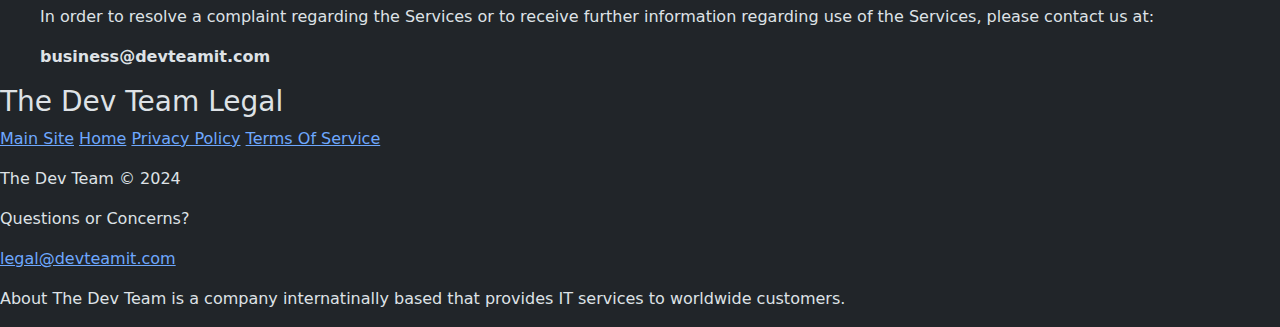
<file: tos.html>
<!doctype html>
<html lang="en">
  <head>
    <meta charset="utf-8">
    <meta name="viewport" content="width=device-width, initial-scale=1">
    <title>The Dev Team - Legal - Home</title>
    <link rel="stylesheet" href="style.css">
    <link href="https://cdn.jsdelivr.net/npm/bootstrap@5.3.3/dist/css/bootstrap.min.css" rel="stylesheet" integrity="sha384-QWTKZyjpPEjISv5WaRU9OFeRpok6YctnYmDr5pNlyT2bRjXh0JMhjY6hW+ALEwIH" crossorigin="anonymous">
  </head>
  <body data-bs-theme="dark">
    <div class="div1">
        <ul class="navigationbar nav nav-underline">
            <li class="nav-item"><a class="nav-link disabled" style="color: #FFFFFF;font-weight: bold;" href="/index.html">Legal            </a></li>
            <li class="nav-item"><a class="nav-link" aria-current="page" href="https://devteamit.com/legal/">Home</a></li>
            <li class="nav-item"><a class="nav-link" href="https://devteamit.com/legal/pp.html">Privacy Policy</a></li>
            <li class="nav-item"><a class="nav-link active" href="https://devteamit.com/legal/tos.html">Terms of Service</a></li>
        </ul>
        <hr class="hr">
    </div>
    <div class="navigationbar">
    <div style="max-width: 100vw; min-height: 100vh;">
    <h1 id="explanation">Explanation</h1>
    <p>Welcome to the Terms of Service for our company, &#39;The Dev Team&#39;. We operate the website <a href="http://devteamit.com/">devteamit.com</a> and various related products and services. By accessing our services, you&#39;re agreeing to these terms. If you don&#39;t agree with these terms, no hard feelings, but you&#39;ll need to stop using our services.</p>
    <p>Our terms outline the rules for using our services, everything from website access, your responsibilities as a user, to how payment for purchases works. We also chat about important stuff like intellectual property rights, how to register as a user, and what&#39;s okay when it comes to user-generated content.</p>
    <p>Now, we might need to change these terms from time to time, but don&#39;t worry, we&#39;ll always let you know by updating the &quot;Last updated&quot; date. Make sure to check in every now and then to stay in the loop.</p>
    <p>Just a heads up for our younger friends: if you&#39;re under 18, you&#39;ll need to have your parent or guardian&#39;s permission to use our services.</p>
    <p>When it comes to payment, we accept a variety of methods including Visa, Discover, PayPal, American Express, Mastercard, Crypto, and Bank Transfer. Just make sure your purchase and account information is up-to-date so we can complete your transactions without a hitch.</p>
    <p>If you&#39;ve subscribed to our services, remember it auto-renews unless you decide to cancel. All purchases are final and non-refundable, but you can cancel your subscription anytime.</p>
    <p>Sometimes, we might provide software to help you use our services. In that case, we give you a non-exclusive, revocable, personal, and non-transferable license to use the software, but only in connection with our services and according to these terms.</p>
    <p>Finally, there are some activities we just can&#39;t allow on our services. These include systematic data retrieval, tricking or defrauding us or other users, using the services for illegal stuff, and using automated systems like bots or data miners.</p>
    <p>If these terms are breached, we might have to take action, which could include terminating your account or even legal action. So, let&#39;s keep it clean and enjoy the services!</p>
    </div>
    <h2 id="legal">Legal</h2>
    <h1 id="terms-of-service">TERMS OF SERVICE</h1>
    <p><strong>Last updated</strong> <strong>May 27, 2024</strong></p>
    <p><strong>AGREEMENT TO OUR LEGAL TERMS</strong></p>
    <p>We are The Dev Team (&quot;<strong>Company</strong>,&quot; &quot;<strong>we</strong>,&quot; &quot;<strong>us</strong>,&quot; &quot;<strong>our</strong>&quot;).</p>
    <p>We operate the website <a href="http://www.devteamit.com/">http://www.devteamit.com</a> (the &quot;<strong>Site</strong>&quot;), as well as any other related products and services that refer or link to these legal terms (the &quot;<strong>Legal Terms</strong>&quot;) (collectively, the &quot;<strong>Services</strong>&quot;).</p>
    <p>You can contact us by email at legal@devteamit.com </p>
    <p>These Legal Terms constitute a legally binding agreement made between you, whether personally or on behalf of an entity (&quot;<strong>you</strong>&quot;), and The Dev Team, concerning your access to and use of the Services. You agree that by accessing the Services, you have read, understood, and agreed to be bound by all of these Legal Terms. IF YOU DO NOT AGREE WITH ALL OF THESE LEGAL TERMS, THEN YOU ARE EXPRESSLY PROHIBITED FROM USING THE SERVICES AND YOU MUST DISCONTINUE USE IMMEDIATELY.</p>
    <p>Supplemental terms and conditions or documents that may be posted on the Services from time to time are hereby expressly incorporated herein by reference. We reserve the right, in our sole discretion, to make changes or modifications to these Legal Terms from time to time. We will alert you about any changes by updating the &quot;Last updated&quot; date of these Legal Terms, and you waive any right to receive specific notice of each such change. It is your responsibility to periodically review these Legal Terms to stay informed of updates. You will be subject to, and will be deemed to have been made aware of and to have accepted, the changes in any revised Legal Terms by your continued use of the Services after the date such revised Legal Terms are posted.</p>
    <p>All users who are minors in the jurisdiction in which they reside (generally under the age of 18) must have the permission of, and be directly supervised by, their parent or guardian to use the Services. If you are a minor, you must have your parent or guardian read and agree to these Legal Terms prior to you using the Services.</p>
    <p>We recommend that you print a copy of these Legal Terms for your records.</p>
    <p><strong>TABLE OF CONTENTS</strong></p>
    <p><a href="#services">1. OUR SERVICES</a></p>
    <p><a href="#ip">2. INTELLECTUAL PROPERTY RIGHTS</a></p>
    <p><a href="#userreps">3. USER REPRESENTATIONS</a></p>
    <p><a href="#userreg">4. USER REGISTRATION</a></p>
    <p><a href="#purchases">5. PURCHASES AND PAYMENT</a></p>
    <p><a href="#subscriptions">6. SUBSCRIPTIONS</a></p>
    <p><a href="#software">7. SOFTWARE</a></p>
    <p><a href="#prohibited">8. PROHIBITED ACTIVITIES</a></p>
    <p><a href="#ugc">9. USER GENERATED CONTRIBUTIONS</a></p>
    <p><a href="#license">10. CONTRIBUTION LICENSE</a></p>
    <p><a href="#reviews">11. GUIDELINES FOR REVIEWS</a></p>
    <p><a href="#thirdparty">12. THIRD-PARTY WEBSITES AND CONTENT</a></p>
    <p><a href="#sitemanage">13. SERVICES MANAGEMENT</a></p>
    <p><a href="#ppyes">14. PRIVACY POLICY</a></p>
    <p><a href="#terms">15. TERM AND TERMINATION</a></p>
    <p><a href="#modifications">16. MODIFICATIONS AND INTERRUPTIONS</a></p>
    <p><a href="#law">17. GOVERNING LAW</a></p>
    <p><a href="#disputes">18. DISPUTE RESOLUTION</a></p>
    <p><a href="#corrections">19. CORRECTIONS</a></p>
    <p><a href="#disclaimer">20. DISCLAIMER</a></p>
    <p><a href="#liability">21. LIMITATIONS OF LIABILITY</a></p>
    <p><a href="#indemnification">22. INDEMNIFICATION</a></p>
    <p><a href="#userdata">23. USER DATA</a></p>
    <p><a href="#electronic">24. ELECTRONIC COMMUNICATIONS, TRANSACTIONS, AND SIGNATURES</a></p>
    <p><a href="#sms">25. SMS TEXT MESSAGING</a></p>
    <p><a href="#california">26. CALIFORNIA USERS AND RESIDENTS</a></p>
    <p><a href="#misc">27. MISCELLANEOUS</a></p>
    <p><a href="#contact">28. CONTACT US</a></p>
    <p id="services"><strong>1. OUR SERVICES</strong></p>
    <p>The information provided when using the Services is not intended for distribution to or use by any person or entity in any jurisdiction or country where such distribution or use would be contrary to law or regulation or which would subject us to any registration requirement within such jurisdiction or country. Accordingly, those persons who choose to access the Services from other locations do so on their own initiative and are solely responsible for compliance with local laws, if and to the extent local laws are applicable.</p>
    <p>The Services are not tailored to comply with industry-specific regulations (Health Insurance Portability and Accountability Act (HIPAA), Federal Information Security Management Act (FISMA), etc.), so if your interactions would be subjected to such laws, you may not use the Services. You may not use the Services in a way that would violate the Gramm-Leach-Bliley Act (GLBA).</p>
    <p id="ip"><strong>2. INTELLECTUAL PROPERTY RIGHTS</strong></p>
    <p><strong>Our intellectual property</strong></p>
    <p>We are the owner or the licensee of all intellectual property rights in our Services, including all source code, databases, functionality, software, website designs, audio, video, text, photographs, and graphics in the Services (collectively, the &quot;Content&quot;), as well as the trademarks, service marks, and logos contained therein (the &quot;Marks&quot;).</p>
    <p>Our Content and Marks are protected by copyright and trademark laws (and various other intellectual property rights and unfair competition laws) and treaties in the United States and around the world.</p>
    <p>The Content and Marks are provided in or through the Services &quot;AS IS&quot; for your personal, non-commercial use or internal business purpose only.</p>
    <p><strong>Your use of our Services</strong></p>
    <p>Subject to your compliance with these Legal Terms, including the &quot;<a href="#prohibited">PROHIBITED ACTIVITIES</a>&quot; section below, we grant you a non-exclusive, non-transferable, revocable license to:</p>
    <ul>
    <li>access the Services; and</li>
    <li>download or print a copy of any portion of the Content to which you have properly gained access.</li>
    </ul>
    <p>solely for your personal, non-commercial use or internal business purpose.</p>
    <p>Except as set out in this section or elsewhere in our Legal Terms, no part of the Services and no Content or Marks may be copied, reproduced, aggregated, republished, uploaded, posted, publicly displayed, encoded, translated, transmitted, distributed, sold, licensed, or otherwise exploited for any commercial purpose whatsoever, without our express prior written permission.</p>
    <p>If you wish to make any use of the Services, Content, or Marks other than as set out in this section or elsewhere in our Legal Terms, please address your request to: legal@devteamit.com. If we ever grant you the permission to post, reproduce, or publicly display any part of our Services or Content, you must identify us as the owners or licensors of the Services, Content, or Marks and ensure that any copyright or proprietary notice appears or is visible on posting, reproducing, or displaying our Content.</p>
    <p>We reserve all rights not expressly granted to you in and to the Services, Content, and Marks.</p>
    <p>Any breach of these Intellectual Property Rights will constitute a material breach of our Legal Terms and your right to use our Services will terminate immediately.</p>
    <p><strong>Your submissions</strong></p>
    <p>Please review this section and the &quot;<a href="#prohibited">PROHIBITED ACTIVITIES</a>&quot; section carefully prior to using our Services to understand the (a) rights you give us and (b) obligations you have when you post or upload any content through the Services.</p>
    <p><strong>Submissions:</strong> By directly sending us any question, comment, suggestion, idea, feedback, or other information about the Services (&quot;Submissions&quot;), you agree to assign to us all intellectual property rights in such Submission. You agree that we shall own this Submission and be entitled to its unrestricted use and dissemination for any lawful purpose, commercial or otherwise, without acknowledgment or compensation to you.</p>
    <p><strong>You are responsible for what you post or upload:</strong> By sending us Submissions through any part of the Services you:</p>
    <ul>
    <li>confirm that you have read and agree with our &quot;<a href="#prohibited">PROHIBITED ACTIVITIES</a>&quot; and will not post, send, publish, upload, or transmit through the Services any Submission that is illegal, harassing, hateful, harmful, defamatory, obscene, bullying, abusive, discriminatory, threatening to any person or group, sexually explicit, false, inaccurate, deceitful, or misleading;</li>
    <li>to the extent permissible by applicable law, waive any and all moral rights to any such Submission;</li>
    <li>warrant that any such Submission are original to you or that you have the necessary rights and licenses to submit such Submissions and that you have full authority to grant us the above-mentioned rights in relation to your Submissions; and</li>
    <li>warrant and represent that your Submissions do not constitute confidential information.</li>
    </ul>
    <p>You are solely responsible for your Submissions and you expressly agree to reimburse us for any and all losses that we may suffer because of your breach of (a) this section, (b) any third party’s intellectual property rights, or (c) applicable law.</p>
    <p id="userreps"><strong>3. USER REPRESENTATIONS</strong></p>
    <p>By using the Services, you represent and warrant that: (1) all registration information you submit will be true, accurate, current, and complete; (2) you will maintain the accuracy of such information and promptly update such registration information as necessary; (3) you have the legal capacity and you agree to comply with these Legal Terms; (4) you are not a minor in the jurisdiction in which you reside, or if a minor, you have received parental permission to use the Services; (5) you will not access the Services through automated or non-human means, whether through a bot, script or otherwise; (6) you will not use the Services for any illegal or unauthorized purpose; and (7) your use of the Services will not violate any applicable law or regulation.</p>
    <p>If you provide any information that is untrue, inaccurate, not current, or incomplete, we have the right to suspend or terminate your account and refuse any and all current or future use of the Services (or any portion thereof).</p>
    <p id="userreg"><strong>4. USER REGISTRATION</strong></p>
    <p>You may be required to register to use the Services. You agree to keep your password confidential and will be responsible for all use of your account and password. We reserve the right to remove, reclaim, or change a username you select if we determine, in our sole discretion, that such username is inappropriate, obscene, or otherwise objectionable.</p>
    <p id="purchases"><strong>5. PURCHASES AND PAYMENT</strong></p>
    <p>We accept the following forms of payment:</p>
    <ul>
    <li>Visa</li>
    <li>Discover</li>
    <li>PayPal</li>
    <li>American Express</li>
    <li>Mastercard</li>
    <li>Crypto</li>
    <li>Bank Transfer</li>
    </ul>
    <p>You agree to provide current, complete, and accurate purchase and account information for all purchases made via the Services. You further agree to promptly update account and payment information, including email address, payment method, and payment card expiration date, so that we can complete your transactions and contact you as needed. Sales tax will be added to the price of purchases as deemed required by us. We may change prices at any time. All payments shall be in US dollars.</p>
    <p>You agree to pay all charges at the prices then in effect for your purchases and any applicable shipping fees, and you authorize us to charge your chosen payment provider for any such amounts upon placing your order. We reserve the right to correct any errors or mistakes in pricing, even if we have already requested or received payment.</p>
    <p>We reserve the right to refuse any order placed through the Services. We may, in our sole discretion, limit or cancel quantities purchased per person, per household, or per order. These restrictions may include orders placed by or under the same customer account, the same payment method, and/or orders that use the same billing or shipping address. We reserve the right to limit or prohibit orders that, in our sole judgment, appear to be placed by dealers, resellers, or distributors.</p>
    <p id="subscriptions"><strong>6. SUBSCRIPTIONS</strong></p>
    <p><strong>Billing and Renewal</strong></p>
    <p>Your subscription will continue and automatically renew unless canceled. You consent to our charging your payment method on a recurring basis without requiring your prior approval for each recurring charge, until such time as you cancel the applicable order. The length of your billing cycle is its up to us and the customer.</p>
    <p><strong>Cancellation</strong></p>
    <p>All purchases are non-refundable. You can cancel your subscription at any time by contacting us using the contact information provided below. Your cancellation will take effect at the end of the current paid term. If you have any questions or are unsatisfied with our Services, please email us at legal@devteamit.com.</p>
    <p><strong>Fee Changes</strong></p>
    <p>We may, from time to time, make changes to the subscription fee and will communicate any price changes to you in accordance with applicable law.</p>
    <p id="software"><strong>7. SOFTWARE</strong></p>
    <p>We may include software for use in connection with our Services. If such software is accompanied by an end user license agreement (&quot;EULA&quot;), the terms of the EULA will govern your use of the software. If such software is not accompanied by a EULA, then we grant to you a non-exclusive, revocable, personal, and non-transferable license to use such software solely in connection with our services and in accordance with these Legal Terms. Any software and any related documentation is provided &quot;AS IS&quot; without warranty of any kind, either express or implied, including, without limitation, the implied warranties of merchantability, fitness for a particular purpose, or non-infringement. You accept any and all risk arising out of use or performance of any software. You may not reproduce or redistribute any software except in accordance with the EULA or these Legal Terms.</p>
    <p id="prohibited"><strong>8. PROHIBITED ACTIVITIES</strong></p>
    <p>You may not access or use the Services for any purpose other than that for which we make the Services available. The Services may not be used in connection with any commercial endeavors except those that are specifically endorsed or approved by us.</p>
    <p>As a user of the Services, you agree not to:</p>
    <ul>
    <li>Systematically retrieve data or other content from the Services to create or compile, directly or indirectly, a collection, compilation, database, or directory without written permission from us.</li>
    <li>Trick, defraud, or mislead us and other users, especially in any attempt to learn sensitive account information such as user passwords.</li>
    <li>Circumvent, disable, or otherwise interfere with security-related features of the Services, including features that prevent or restrict the use or copying of any Content or enforce limitations on the use of the Services and/or the Content contained therein.</li>
    <li>Disparage, tarnish, or otherwise harm, in our opinion, us and/or the Services.</li>
    <li>Use any information obtained from the Services in order to harass, abuse, or harm another person.</li>
    <li>Make improper use of our support services or submit false reports of abuse or misconduct.</li>
    <li>Use the Services in a manner inconsistent with any applicable laws or regulations.</li>
    <li>Engage in unauthorized framing of or linking to the Services.</li>
    <li>Upload or transmit (or attempt to upload or to transmit) viruses, Trojan horses, or other material, including excessive use of capital letters and spamming (continuous posting of repetitive text), that interferes with any party’s uninterrupted use and enjoyment of the Services or modifies, impairs, disrupts, alters, or interferes with the use, features, functions, operation, or maintenance of the Services.</li>
    <li>Engage in any automated use of the system, such as using scripts to send comments or messages, or using any data mining, robots, or similar data gathering and extraction tools.</li>
    <li>Delete the copyright or other proprietary rights notice from any Content.</li>
    <li>Attempt to impersonate another user or person or use the username of another user.</li>
    <li>Upload or transmit (or attempt to upload or to transmit) any material that acts as a passive or active information collection or transmission mechanism, including without limitation, clear graphics interchange formats (&quot;gifs&quot;), 1×1 pixels, web bugs, cookies, or other similar devices (sometimes referred to as &quot;spyware&quot; or &quot;passive collection mechanisms&quot; or &quot;pcms&quot;).</li>
    <li>Interfere with, disrupt, or create an undue burden on the Services or the networks or services connected to the Services.</li>
    <li>Harass, annoy, intimidate, or threaten any of our employees or agents engaged in providing any portion of the Services to you.</li>
    <li>Attempt to bypass any measures of the Services designed to prevent or restrict access to the Services, or any portion of the Services.</li>
    <li>Copy or adapt the Services&#39; software, including but not limited to Flash, PHP, HTML, JavaScript, or other code.</li>
    <li>Except as permitted by applicable law, decipher, decompile, disassemble, or reverse engineer any of the software comprising or in any way making up a part of the Services.</li>
    <li>Except as may be the result of standard search engine or Internet browser usage, use, launch, develop, or distribute any automated system, including without limitation, any spider, robot, cheat utility, scraper, or offline reader that accesses the Services, or use or launch any unauthorized script or other software.</li>
    <li>Use a buying agent or purchasing agent to make purchases on the Services.</li>
    <li>Make any unauthorized use of the Services, including collecting usernames and/or email addresses of users by electronic or other means for the purpose of sending unsolicited email, or creating user accounts by automated means or under false pretenses.</li>
    <li>Use the Services as part of any effort to compete with us or otherwise use the Services and/or the Content for any revenue-generating endeavor or commercial enterprise.</li>
    </ul>
    <p id="ugc"><strong>9. USER GENERATED CONTRIBUTIONS</strong></p>
    <p>The Services does not offer users to submit or post content. We may provide you with the opportunity to create, submit, post, display, transmit, perform, publish, distribute, or broadcast content and materials to us or on the Services, including but not limited to text, writings, video, audio, photographs, graphics, comments, suggestions, or personal information or other material (collectively, &quot;Contributions&quot;). Contributions may be viewable by other users of the Services and through third-party websites. As such, any Contributions you transmit may be treated in accordance with the Services&#39; Privacy Policy. When you create or make available any Contributions, you thereby represent and warrant that:</p>
    <ul>
    <li>The creation, distribution, transmission, public display, or performance, and the accessing, downloading, or copying of your Contributions do not and will not infringe the proprietary rights, including but not limited to the copyright, patent, trademark, trade secret, or moral rights of any third party.</li>
    <li>You are the creator and owner of or have the necessary licenses, rights, consents, releases, and permissions to use and to authorize us, the Services, and other users of the Services to use your Contributions in any manner contemplated by the Services and these Legal Terms.</li>
    <li>You have the written consent, release, and/or permission of each and every identifiable individual person in your Contributions to use the name or likeness of each and every such identifiable individual person to enable inclusion and use of your Contributions in any manner contemplated by the Services and these Legal Terms.</li>
    <li>Your Contributions are not false, inaccurate, or misleading.</li>
    <li>Your Contributions are not unsolicited or unauthorized advertising, promotional materials, pyramid schemes, chain letters, spam, mass mailings, or other forms of solicitation.</li>
    <li>Your Contributions are not obscene, lewd, lascivious, filthy, violent, harassing, libelous, slanderous, or otherwise objectionable (as determined by us).</li>
    <li>Your Contributions do not ridicule, mock, disparage, intimidate, or abuse anyone.</li>
    <li>Your Contributions are not used to harass or threaten (in the legal sense of those terms) any other person and to promote violence against a specific person or class of people.</li>
    <li>Your Contributions do not violate any applicable law, regulation, or rule.</li>
    <li>Your Contributions do not violate the privacy or publicity rights of any third party.</li>
    <li>Your Contributions do not violate any applicable law concerning child pornography, or otherwise intended to protect the health or well-being of minors.</li>
    <li>Your Contributions do not include any offensive comments that are connected to race, national origin, gender, sexual preference, or physical handicap.</li>
    <li>Your Contributions do not otherwise violate, or link to material that violates, any provision of these Legal Terms, or any applicable law or regulation.</li>
    </ul>
    <p>Any use of the Services in violation of the foregoing violates these Legal Terms and may result in, among other things, termination or suspension of your rights to use the Services.</p>
    <p id="license"><strong>10. CONTRIBUTION LICENSE</strong></p>
    <p>You and Services agree that we may access, store, process, and use any information and personal data that you provide following the terms of the Privacy Policy and your choices (including settings).</p>
    <p>By submitting suggestions or other feedback regarding the Services, you agree that we can use and share such feedback for any purpose without compensation to you.</p>
    <p>We do not assert any ownership over your Contributions. You retain full ownership of all of your Contributions and any intellectual property rights or other proprietary rights associated with your Contributions. We are not liable for any statements or representations in your Contributions provided by you in any area on the Services. You are solely responsible for your Contributions to the Services and you expressly agree to exonerate us from any and all responsibility and to refrain from any legal action against us regarding your Contributions.</p>
    <p id="reviews"><strong>11. GUIDELINES FOR REVIEWS</strong></p>
    <p>We may provide you areas on the Services to leave reviews or ratings. When posting a review, you must comply with the following criteria: (1) you should have firsthand experience with the person/entity being reviewed; (2) your reviews should not contain offensive profanity, or abusive, racist, offensive, or hateful language; (3) your reviews should not contain discriminatory references based on religion, race, gender, national origin, age, marital status, sexual orientation, or disability; (4) your reviews should not contain references to illegal activity; (5) you should not be affiliated with competitors if posting negative reviews; (6) you should not make any conclusions as to the legality of conduct; (7) you may not post any false or misleading statements; and (8) you may not organize a campaign encouraging others to post reviews, whether positive or negative.</p>
    <p>We may accept, reject, or remove reviews in our sole discretion. We have absolutely no obligation to screen reviews or to delete reviews, even if anyone considers reviews objectionable or inaccurate. Reviews are not endorsed by us, and do not necessarily represent our opinions or the views of any of our affiliates or partners. We do not assume liability for any review or for any claims, liabilities, or losses resulting from any review. By posting a review, you hereby grant to us a perpetual, non-exclusive, worldwide, royalty-free, fully paid, assignable, and sublicensable right and license to reproduce, modify, translate, transmit by any means, display, perform, and/or distribute all content relating to review.</p>
    <p id="thirdparty"><strong>12. THIRD-PARTY WEBSITES AND CONTENT</strong></p>
    <p>The Services may contain (or you may be sent via the Site) links to other websites (&quot;Third-Party Websites&quot;) as well as articles, photographs, text, graphics, pictures, designs, music, sound, video, information, applications, software, and other content or items belonging to or originating from third parties (&quot;Third-Party Content&quot;). Such Third-Party Websites and Third-Party Content are not investigated, monitored, or checked for accuracy, appropriateness, or completeness by us, and we are not responsible for any Third-Party Websites accessed through the Services or any Third-Party Content posted on, available through, or installed from the Services, including the content, accuracy, offensiveness, opinions, reliability, privacy practices, or other policies of or contained in the Third-Party Websites or the Third-Party Content. Inclusion of, linking to, or permitting the use or installation of any Third-Party Websites or any Third-Party Content does not imply approval or endorsement thereof by us. If you decide to leave the Services and access the Third-Party Websites or to use or install any Third-Party Content, you do so at your own risk, and you should be aware these Legal Terms no longer govern. You should review the applicable terms and policies, including privacy and data gathering practices, of any website to which you navigate from the Services or relating to any applications you use or install from the Services. Any purchases you make through Third-Party Websites will be through other websites and from other companies, and we take no responsibility whatsoever in relation to such purchases which are exclusively between you and the applicable third party. You agree and acknowledge that we do not endorse the products or services offered on Third-Party Websites and you shall hold us blameless from any harm caused by your purchase of such products or services. Additionally, you shall hold us blameless from any losses sustained by you or harm caused to you relating to or resulting in any way from any Third-Party Content or any contact with Third-Party Websites.</p>
    <p id="sitemanage"><strong>13. SERVICES MANAGEMENT</strong></p>
    <p>We reserve the right, but not the obligation, to: (1) monitor the Services for violations of these Legal Terms; (2) take appropriate legal action against anyone who, in our sole discretion, violates the law or these Legal Terms, including without limitation, reporting such user to law enforcement authorities; (3) in our sole discretion and without limitation, refuse, restrict access to, limit the availability of, or disable (to the extent technologically feasible) any of your Contributions or any portion thereof; (4) in our sole discretion and without limitation, notice, or liability, to remove from the Services or otherwise disable all files and content that are excessive in size or are in any way burdensome to our systems; and (5) otherwise manage the Services in a manner designed to protect our rights and property and to facilitate the proper functioning of the Services.</p>
    <p id="ppyes"><strong>14. PRIVACY POLICY</strong></p>
    <p>We care about data privacy and security. Please review our Privacy Policy: <strong><a href="https://devteamit.com/legal/pp.html">https://devteamit.com/legal/pp.html</a></strong>. By using the Services, you agree to be bound by our Privacy Policy, which is incorporated into these Legal Terms. Please be advised the Services are hosted in the United States. If you access the Services from any other region of the world with laws or other requirements governing personal data collection, use, or disclosure that differ from applicable laws in the United States, then through your continued use of the Services, you are transferring your data to the United States, and you expressly consent to have your data transferred to and processed in the United States.</p>
    <p id="terms"><strong>15. TERM AND TERMINATION</strong></p>
    <p>These Legal Terms shall remain in full force and effect while you use the Services. WITHOUT LIMITING ANY OTHER PROVISION OF THESE LEGAL TERMS, WE RESERVE THE RIGHT TO, IN OUR SOLE DISCRETION AND WITHOUT NOTICE OR LIABILITY, DENY ACCESS TO AND USE OF THE SERVICES (INCLUDING BLOCKING CERTAIN IP ADDRESSES), TO ANY PERSON FOR ANY REASON OR FOR NO REASON, INCLUDING WITHOUT LIMITATION FOR BREACH OF ANY REPRESENTATION, WARRANTY, OR COVENANT CONTAINED IN THESE LEGAL TERMS OR OF ANY APPLICABLE LAW OR REGULATION. WE MAY TERMINATE YOUR USE OR PARTICIPATION IN THE SERVICES OR DELETE YOUR ACCOUNT AND ANY CONTENT OR INFORMATION THAT YOU POSTED AT ANY TIME, WITHOUT WARNING, IN OUR SOLE DISCRETION.</p>
    <p>If we terminate or suspend your account for any reason, you are prohibited from registering and creating a new account under your name, a fake or borrowed name, or the name of any third party, even if you may be acting on behalf of the third party. In addition to terminating or suspending your account, we reserve the right to take appropriate legal action, including without limitation pursuing civil, criminal, and injunctive redress.</p>
    <p id="modifications"><strong>16. MODIFICATIONS AND INTERRUPTIONS</strong></p>
    <p>We reserve the right to change, modify, or remove the contents of the Services at any time or for any reason at our sole discretion without notice. However, we have no obligation to update any information on our Services. We will not be liable to you or any third party for any modification, price change, suspension, or discontinuance of the Services.</p>
    <p>We cannot guarantee the Services will be available at all times. We may experience hardware, software, or other problems or need to perform maintenance related to the Services, resulting in interruptions, delays, or errors. We reserve the right to change, revise, update, suspend, discontinue, or otherwise modify the Services at any time or for any reason without notice to you. You agree that we have no liability whatsoever for any loss, damage, or inconvenience caused by your inability to access or use the Services during any downtime or discontinuance of the Services. Nothing in these Legal Terms will be construed to obligate us to maintain and support the Services or to supply any corrections, updates, or releases in connection therewith.</p>
    <p id="law"><strong>17. GOVERNING LAW</strong></p>
    <p>These Legal Terms and your use of the Services are governed by and construed in accordance with the laws of the State of Wisconsin applicable to agreements made and to be entirely performed within the State of Wisconsin, without regard to its conflict of law principles.</p>
    <p id="disputes"><strong>18. DISPUTE RESOLUTION</strong></p>
    <p><strong>Binding Arbitration</strong></p>
    <p>If the Parties are unable to resolve a Dispute through informal negotiations, the Dispute (except those Disputes expressly excluded below) will be finally and exclusively resolved by binding arbitration. YOU UNDERSTAND THAT WITHOUT THIS PROVISION, YOU WOULD HAVE THE RIGHT TO SUE IN COURT AND HAVE A JURY TRIAL. The arbitration shall be commenced and conducted under the Commercial Arbitration Rules of the American Arbitration Association (&quot;AAA&quot;) and, where appropriate, the AAA’s Supplementary Procedures for Consumer Related Disputes (&quot;AAA Consumer Rules&quot;), both of which are available at the <a href="http://www.adr.org/">American Arbitration Association (AAA) website</a>. Your arbitration fees and your share of arbitrator compensation shall be governed by the AAA Consumer Rules and, where appropriate, limited by the AAA Consumer Rules. If such costs are determined by the arbitrator to be excessive, we will pay all arbitration fees and expenses. The arbitration may be conducted in person, through the submission of documents, by phone, or online. The arbitrator will make a decision in writing, but need not provide a statement of reasons unless requested by either Party. The arbitrator must follow applicable law, and any award may be challenged if the arbitrator fails to do so. Except where otherwise required by the applicable AAA rules or applicable law, the arbitration will take place in United States of America, Wisconsin. Except as otherwise provided herein, the Parties may litigate in court to compel arbitration, stay proceedings pending arbitration, or to confirm, modify, vacate, or enter judgment on the award entered by the arbitrator.</p>
    <p>If for any reason, a Dispute proceeds in court rather than arbitration, the Dispute shall be commenced or prosecuted in the  state and federal courts located in United State of America, Wisconsin, and the Parties hereby consent to, and waive all defenses of lack of personal jurisdiction, and forum non conveniens with respect to venue and jurisdiction in such state and federal courts. Application of the United Nations Convention on Contracts for the International Sale of Goods and the Uniform Computer Information Transaction Act (UCITA) are excluded from these Legal Terms.</p>
    <p>If this provision is found to be illegal or unenforceable, then neither Party will elect to arbitrate any Dispute falling within that portion of this provision found to be illegal or unenforceable and such Dispute shall be decided by a court of competent jurisdiction within the courts listed for jurisdiction above, and the Parties agree to submit to the personal jurisdiction of that court.</p>
    <p><strong>Restrictions</strong></p>
    <p>The Parties agree that any arbitration shall be limited to the Dispute between the Parties individually. To the full extent permitted by law, (a) no arbitration shall be joined with any other proceeding; (b) there is no right or authority for any Dispute to be arbitrated on a class-action basis or to utilize class action procedures; and (c) there is no right or authority for any Dispute to be brought in a purported representative capacity on behalf of the general public or any other persons.</p>
    <p><strong>Exceptions to Arbitration</strong></p>
    <p>The Parties agree that the following Disputes are not subject to the above provisions concerning binding arbitration: (a) any Disputes seeking to enforce or protect, or concerning the validity of, any of the intellectual property rights of a Party; (b) any Dispute related to, or arising from, allegations of theft, piracy, invasion of privacy, or unauthorized use; and (c) any claim for injunctive relief. If this provision is found to be illegal or unenforceable, then neither Party will elect to arbitrate any Dispute falling within that portion of this provision found to be illegal or unenforceable and such Dispute shall be decided by a court of competent jurisdiction within the courts listed for jurisdiction above, and the Parties agree to submit to the personal jurisdiction of that court.</p>
    <p id="corrections"><strong>19. CORRECTIONS</strong></p>
    <p>There may be information on the Services that contains typographical errors, inaccuracies, or omissions, including descriptions, pricing, availability, and various other information. We reserve the right to correct any errors, inaccuracies, or omissions and to change or update the information on the Services at any time, without prior notice.</p>
    <p id="disclaimer"><strong>20. DISCLAIMER</strong></p>
    <p>THE SERVICES ARE PROVIDED ON AN AS-IS AND AS-AVAILABLE BASIS. YOU AGREE THAT YOUR USE OF THE SERVICES WILL BE AT YOUR SOLE RISK. TO THE FULLEST EXTENT PERMITTED BY LAW, WE DISCLAIM ALL WARRANTIES, EXPRESS OR IMPLIED, IN CONNECTION WITH THE SERVICES AND YOUR USE THEREOF, INCLUDING, WITHOUT LIMITATION, THE IMPLIED WARRANTIES OF MERCHANTABILITY, FITNESS FOR A PARTICULAR PURPOSE, AND NON-INFRINGEMENT. WE MAKE NO WARRANTIES OR REPRESENTATIONS ABOUT THE ACCURACY OR COMPLETENESS OF THE SERVICES&#39; CONTENT OR THE CONTENT OF ANY WEBSITES OR MOBILE APPLICATIONS LINKED TO THE SERVICES AND WE WILL ASSUME NO LIABILITY OR RESPONSIBILITY FOR ANY (1) ERRORS, MISTAKES, OR INACCURACIES OF CONTENT AND MATERIALS, (2) PERSONAL INJURY OR PROPERTY DAMAGE, OF ANY NATURE WHATSOEVER, RESULTING FROM YOUR ACCESS TO AND USE OF THE SERVICES, (3) ANY UNAUTHORIZED ACCESS TO OR USE OF OUR SECURE SERVERS AND/OR ANY AND ALL PERSONAL INFORMATION AND/OR FINANCIAL INFORMATION STORED THEREIN, (4) ANY INTERRUPTION OR CESSATION OF TRANSMISSION TO OR FROM THE SERVICES, (5) ANY BUGS, VIRUSES, TROJAN HORSES, OR THE LIKE WHICH MAY BE TRANSMITTED TO OR THROUGH THE SERVICES BY ANY THIRD PARTY, AND/OR (6) ANY ERRORS OR OMISSIONS IN ANY CONTENT AND MATERIALS OR FOR ANY LOSS OR DAMAGE OF ANY KIND INCURRED AS A RESULT OF THE USE OF ANY CONTENT POSTED, TRANSMITTED, OR OTHERWISE MADE AVAILABLE VIA THE SERVICES. WE DO NOT WARRANT, ENDORSE, GUARANTEE, OR ASSUME RESPONSIBILITY FOR ANY PRODUCT OR SERVICE ADVERTISED OR OFFERED BY A THIRD PARTY THROUGH THE SERVICES, ANY HYPERLINKED WEBSITE, OR ANY WEBSITE OR MOBILE APPLICATION FEATURED IN ANY BANNER OR OTHER ADVERTISING, AND WE WILL NOT BE A PARTY TO OR IN ANY WAY BE RESPONSIBLE FOR MONITORING ANY TRANSACTION BETWEEN YOU AND ANY THIRD-PARTY PROVIDERS OF PRODUCTS OR SERVICES. AS WITH THE PURCHASE OF A PRODUCT OR SERVICE THROUGH ANY MEDIUM OR IN ANY ENVIRONMENT, YOU SHOULD USE YOUR BEST JUDGMENT AND EXERCISE CAUTION WHERE APPROPRIATE.</p>
    <p id="liability"><strong>21. LIMITATIONS OF LIABILITY</strong></p>
    <p>IN NO EVENT WILL WE OR OUR DIRECTORS, EMPLOYEES, OR AGENTS BE LIABLE TO YOU OR ANY THIRD PARTY FOR ANY DIRECT, INDIRECT, CONSEQUENTIAL, EXEMPLARY, INCIDENTAL, SPECIAL, OR PUNITIVE DAMAGES, INCLUDING LOST PROFIT, LOST REVENUE, LOSS OF DATA, OR OTHER DAMAGES ARISING FROM YOUR USE OF THE SERVICES, EVEN IF WE HAVE BEEN ADVISED OF THE POSSIBILITY OF SUCH DAMAGES. NOTWITHSTANDING ANYTHING TO THE CONTRARY CONTAINED HEREIN, OUR LIABILITY TO YOU FOR ANY CAUSE WHATSOEVER AND REGARDLESS OF THE FORM OF THE ACTION, WILL AT ALL TIMES BE LIMITED TO THE AMOUNT PAID, IF ANY, BY YOU TO US DURING THE SIX (6) MONTH PERIOD PRIOR TO ANY CAUSE OF ACTION ARISING. CERTAIN US STATE LAWS AND INTERNATIONAL LAWS DO NOT ALLOW LIMITATIONS ON IMPLIED WARRANTIES OR THE EXCLUSION OR LIMITATION OF CERTAIN DAMAGES. IF THESE LAWS APPLY TO YOU, SOME OR ALL OF THE ABOVE DISCLAIMERS OR LIMITATIONS MAY NOT APPLY TO YOU, AND YOU MAY HAVE ADDITIONAL RIGHTS.</p>
    <p id="indemnification"><strong>22. INDEMNIFICATION</strong></p>
    <p>You agree to defend, indemnify, and hold us harmless, including our subsidiaries, affiliates, and all of our respective officers, agents, partners, and employees, from and against any loss, damage, liability, claim, or demand, including reasonable attorneys’ fees and expenses, made by any third party due to or arising out of: (1) use of the Services; (2) breach of these Legal Terms; (3) any breach of your representations and warranties set forth in these Legal Terms; (4) your violation of the rights of a third party, including but not limited to intellectual property rights; or (5) any overt harmful act toward any other user of the Services with whom you connected via the Services. Notwithstanding the foregoing, we reserve the right, at your expense, to assume the exclusive defense and control of any matter for which you are required to indemnify us, and you agree to cooperate, at your expense, with our defense of such claims. We will use reasonable efforts to notify you of any such claim, action, or proceeding which is subject to this indemnification upon becoming aware of it.</p>
    <p id="userdata"><strong>23. USER DATA</strong></p>
    <p>We will maintain certain data that you transmit to the Services for the purpose of managing the performance of the Services, as well as data relating to your use of the Services. Although we perform regular routine backups of data, you are solely responsible for all data that you transmit or that relates to any activity you have undertaken using the Services. You agree that we shall have no liability to you for any loss or corruption of any such data, and you hereby waive any right of action against us arising from any such loss or corruption of such data.</p>
    <p id="electronic"><strong>24. ELECTRONIC COMMUNICATIONS, TRANSACTIONS, AND SIGNATURES</strong></p>
    <p>Visiting the Services, sending us emails, and completing online forms constitute electronic communications. You consent to receive electronic communications, and you agree that all agreements, notices, disclosures, and other communications we provide to you electronically, via email and on the Services, satisfy any legal requirement that such communication be in writing. YOU HEREBY AGREE TO THE USE OF ELECTRONIC SIGNATURES, CONTRACTS, ORDERS, AND OTHER RECORDS, AND TO ELECTRONIC DELIVERY OF NOTICES, POLICIES, AND RECORDS OF TRANSACTIONS INITIATED OR COMPLETED BY US OR VIA THE SERVICES. You hereby waive any rights or requirements under any statutes, regulations, rules, ordinances, or other laws in any jurisdiction which require an original signature or delivery or retention of non-electronic records, or to payments or the granting of credits by any means other than electronic means.</p>
    <p id="sms"><strong>25. SMS TEXT MESSAGING</strong></p>
    <p><strong>Opting Out</strong></p>
    <p>You can cancel your subscription</p>
    <p><strong>Message and Data Rates</strong></p>
    <p>Please be aware that message and data rates may apply to any SMS messages sent or received. The rates are determined by your carrier and the specifics of your mobile plan.</p>
    <p><strong>Support</strong></p>
    <p>If you have any questions or need assistance regarding our SMS communications, please email us at legal@devteamit.com.</p>
    <p id="california"><strong>26. CALIFORNIA USERS AND RESIDENTS</strong></p>
    <p>If any complaint with us is not satisfactorily resolved, you can contact the Complaint Assistance Unit of the Division of Consumer Services of the California Department of Consumer Affairs in writing at 1625 North Market Blvd., Suite N 112, Sacramento, California 95834 or by telephone at (800) 952-5210 or (916) 445-1254.</p>
    <p id="misc"><strong>27. MISCELLANEOUS</strong></p>
    <p>These Legal Terms and any policies or operating rules posted by us on the Services or in respect to the Services constitute the entire agreement and understanding between you and us. Our failure to exercise or enforce any right or provision of these Legal Terms shall not operate as a waiver of such right or provision. These Legal Terms operate to the fullest extent permissible by law. We may assign any or all of our rights and obligations to others at any time. We shall not be responsible or liable for any loss, damage, delay, or failure to act caused by any cause beyond our reasonable control. If any provision or part of a provision of these Legal Terms is determined to be unlawful, void, or unenforceable, that provision or part of the provision is deemed severable from these Legal Terms and does not affect the validity and enforceability of any remaining provisions. There is no joint venture, partnership, employment or agency relationship created between you and us as a result of these Legal Terms or use of the Services. You agree that these Legal Terms will not be construed against us by virtue of having drafted them. You hereby waive any and all defenses you may have based on the electronic form of these Legal Terms and the lack of signing by the parties hereto to execute these Legal Terms.</p>
    <p id="contact"><strong>28. CONTACT US</strong></p>
    <p>In order to resolve a complaint regarding the Services or to receive further information regarding use of the Services, please contact us at:</p>
  <p><strong>business@devteamit.com</strong></p>
    </div>
  </body>
  <footer class="footer-distributed">

    <div class="footer-left">

      <h3>The Dev Team <span>Legal</span></h3>

      <p class="footer-links">
        <a href="https://devteamit.com" class="link-1">Main Site</a>
        
        <a href="https://devteamit.com/legal">Home</a>
      
        <a href="https://devteamit.com/legal/pp.html">Privacy Policy</a>
      
        <a href="https://devteamit.com/legal/tos.html">Terms Of Service</a>
      </p>

      <p class="footer-company-name">The Dev Team © 2024</p>
    </div>

    <div class="footer-center">

      <div>
        <i class="fa fa-map-marker"></i>
        <p>Questions or Concerns?</p>
      </div>


      <div>
        <i class="fa fa-envelope"></i>
        <p><a href="mailto:legal@devteamit.com">legal@devteamit.com</a></p>
      </div>

    </div>

    <div class="footer-right">

      <p class="footer-company-about">
        <span>About</span>
        The Dev Team is a company internatinally based that provides IT services to worldwide customers.
      </p>

    </div>

  </footer>

    <script src="https://cdn.jsdelivr.net/npm/bootstrap@5.3.3/dist/js/bootstrap.bundle.min.js" integrity="sha384-YvpcrYf0tY3lHB60NNkmXc5s9fDVZLESaAA55NDzOxhy9GkcIdslK1eN7N6jIeHz" crossorigin="anonymous"></script>
</html>
</file>
<file: style.css>
.navigationbar{
    margin-top: 20px;
    margin-left: 40px;
}
.div1{
    max-width: fit-content;
}

.hr{
    margin-left: 40px;
}


.center{
    text-align: center;
}

.hero {
    margin-top: 25vh;
    height: 20vh;
}

.lg{
    width: 40vw;
    margin-left: 30vw;
    margin-right: 30vw;
    margin-top: 20px;
}

.a100vh{
    min-height: 60vh;
}
</file>
